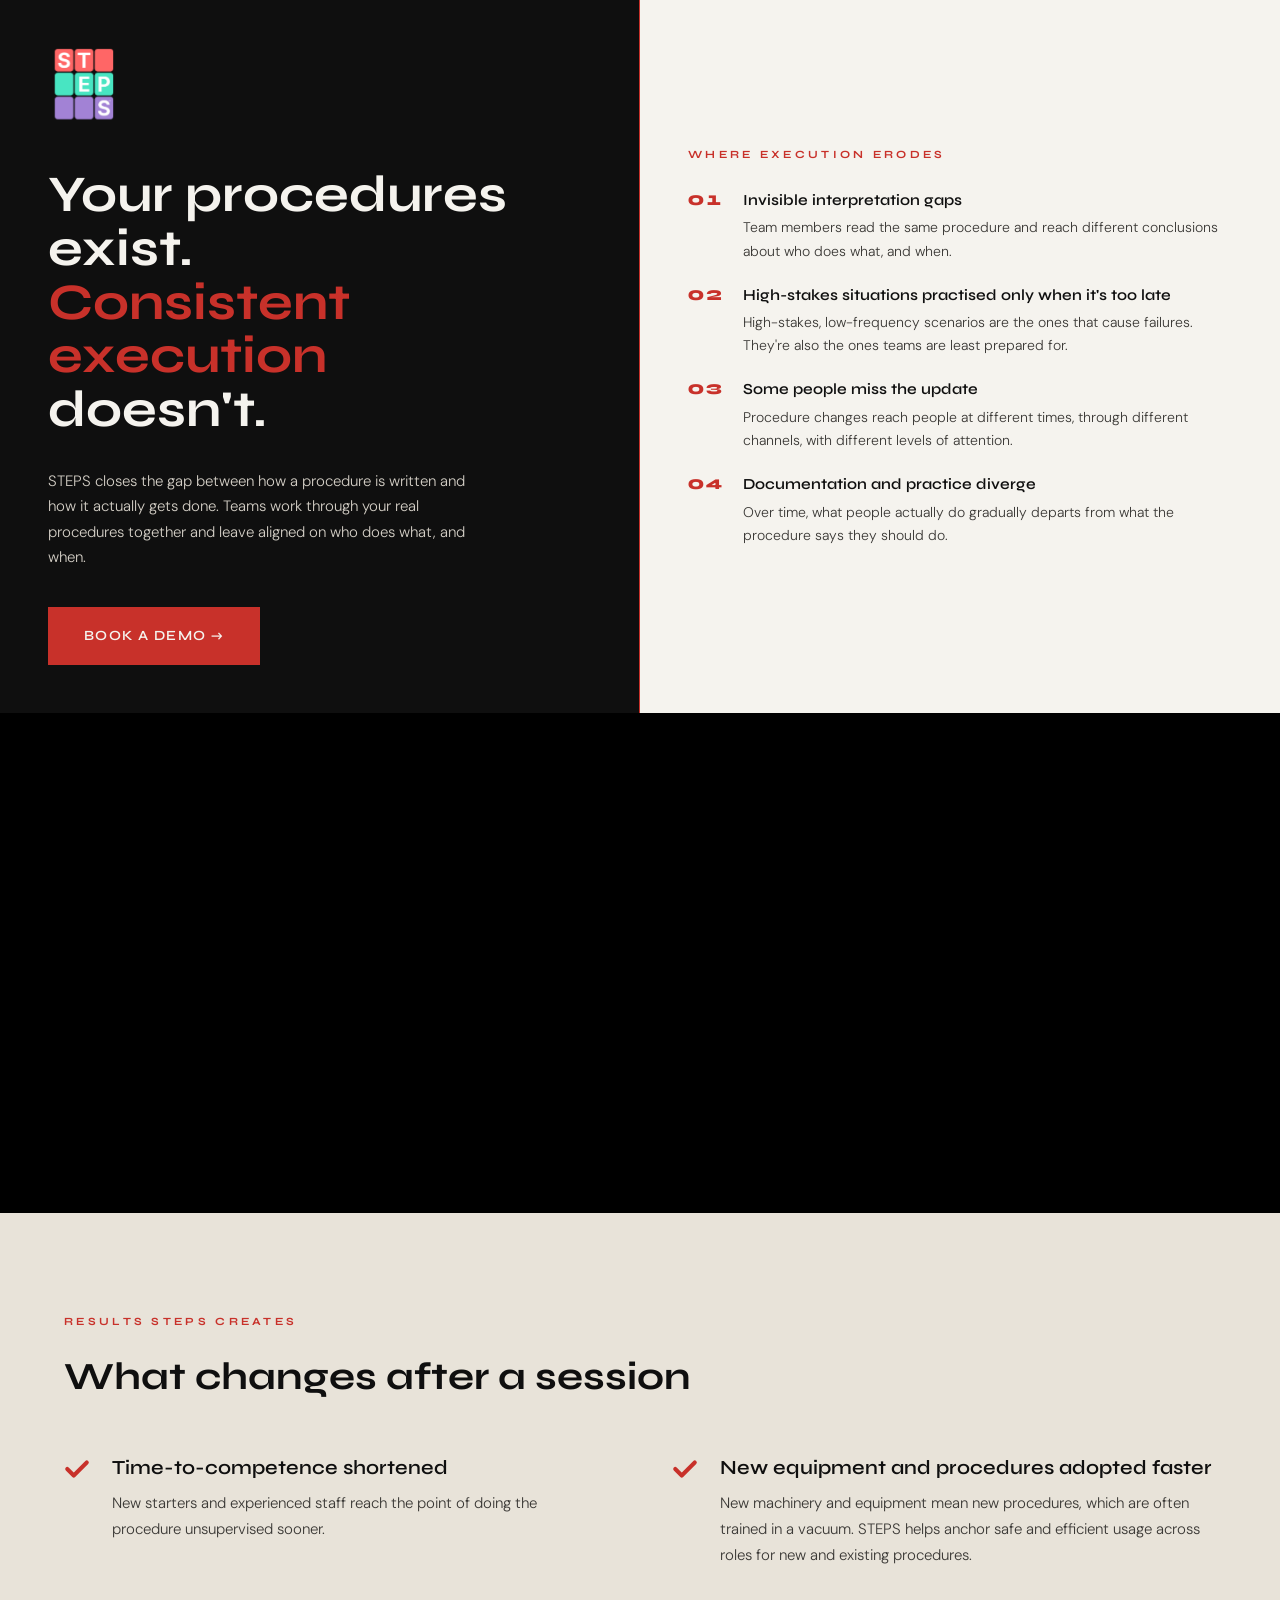
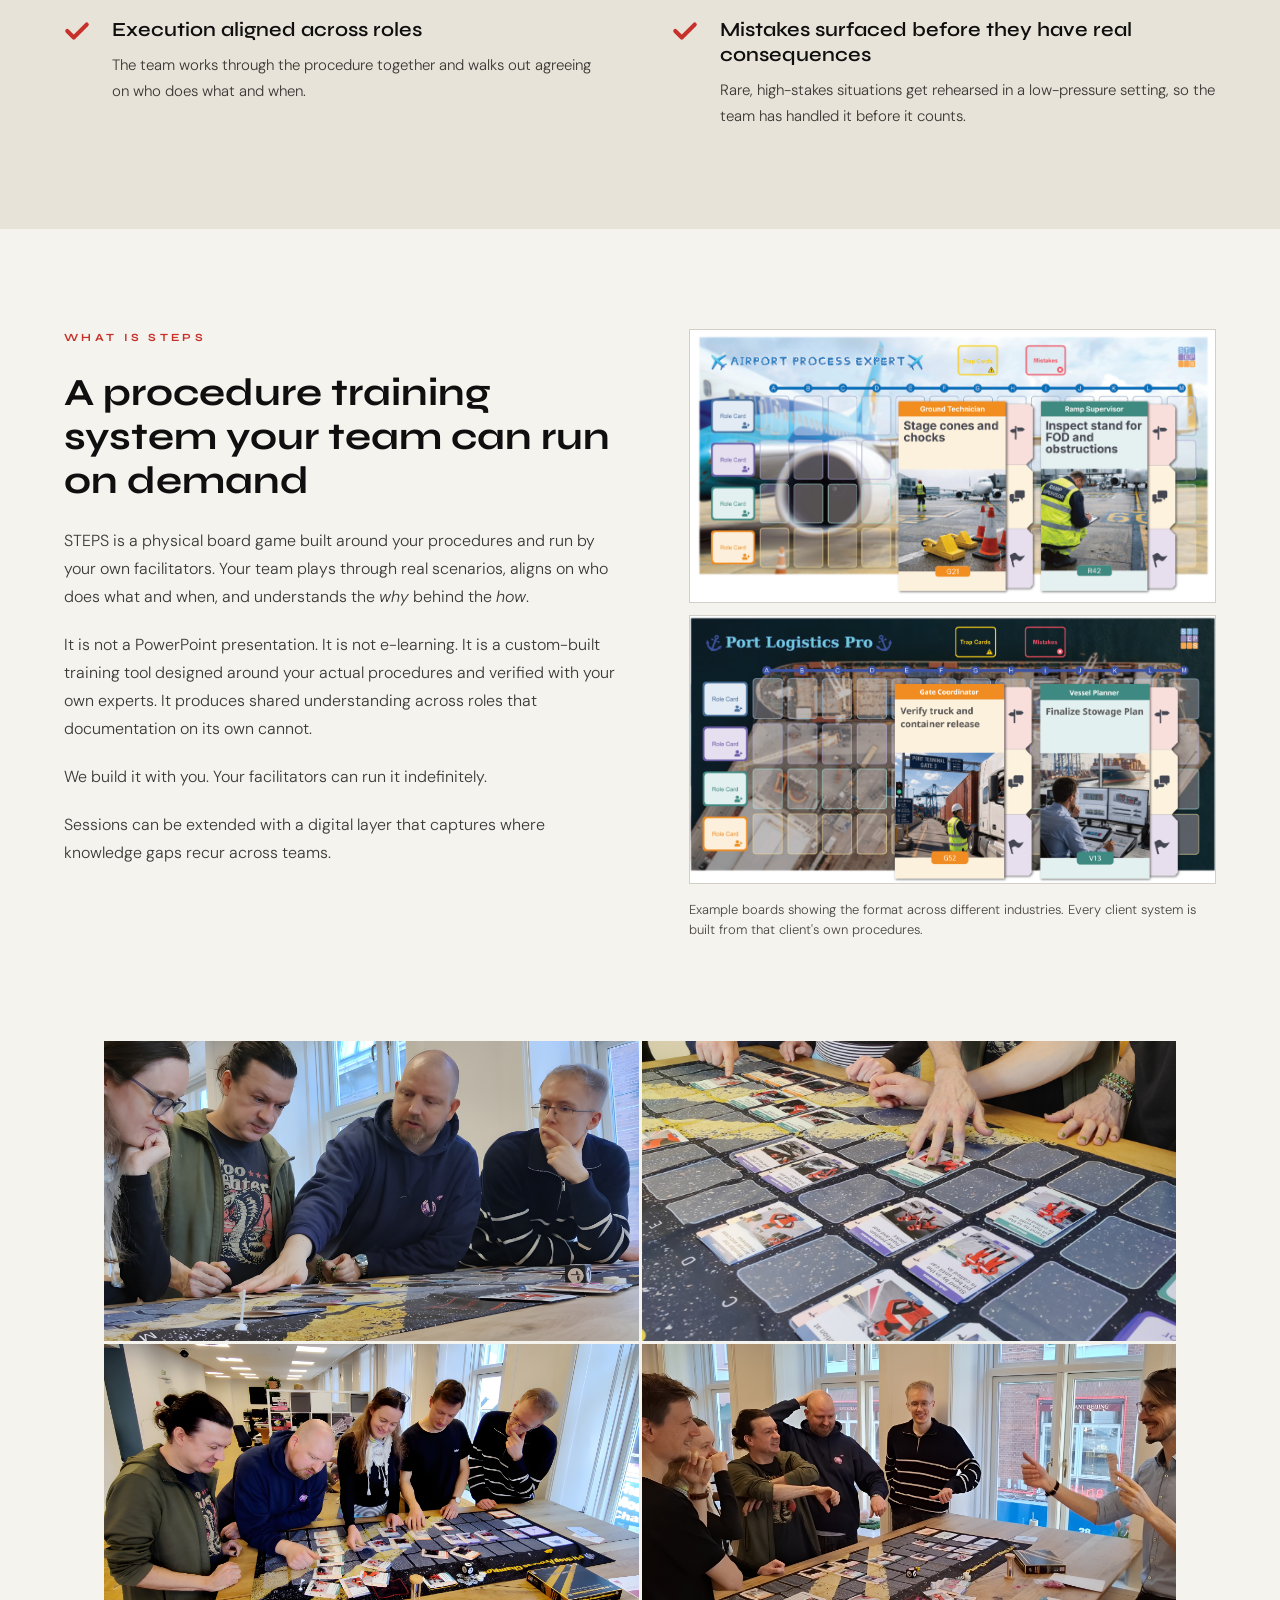
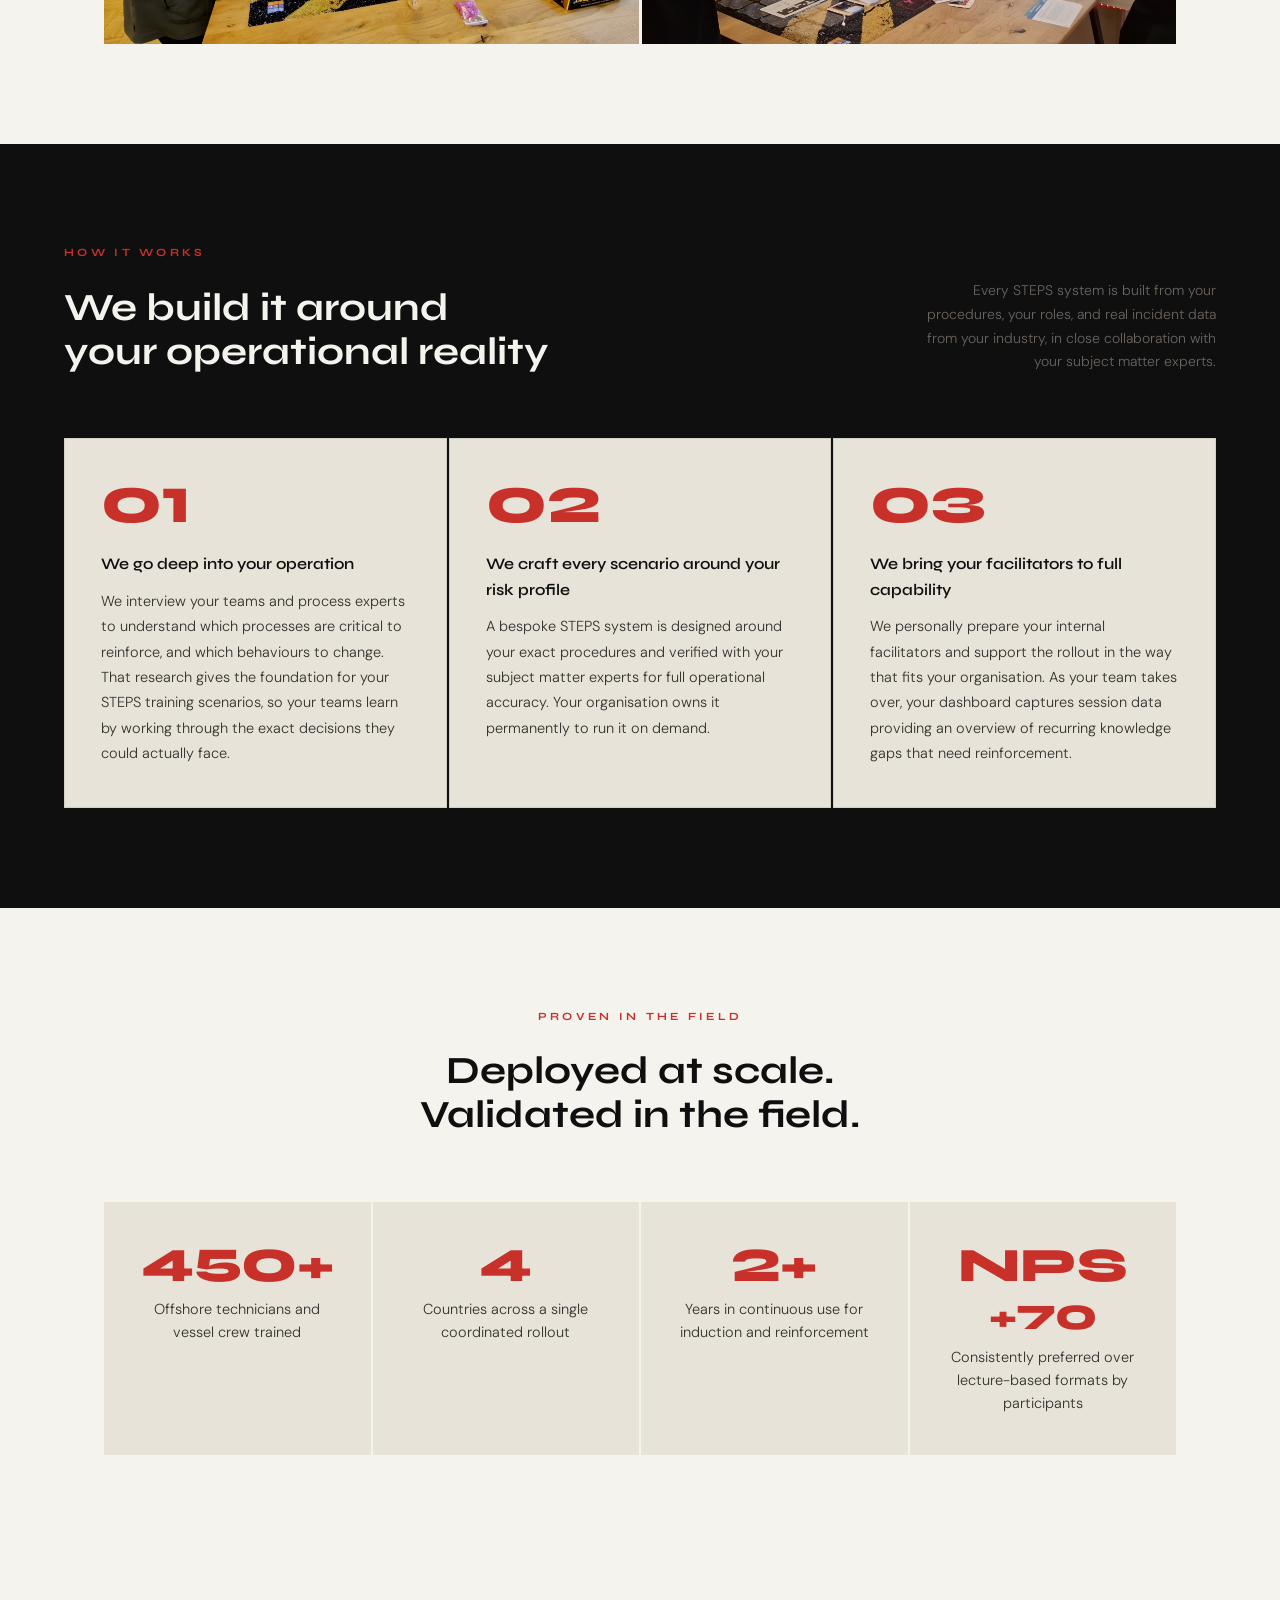
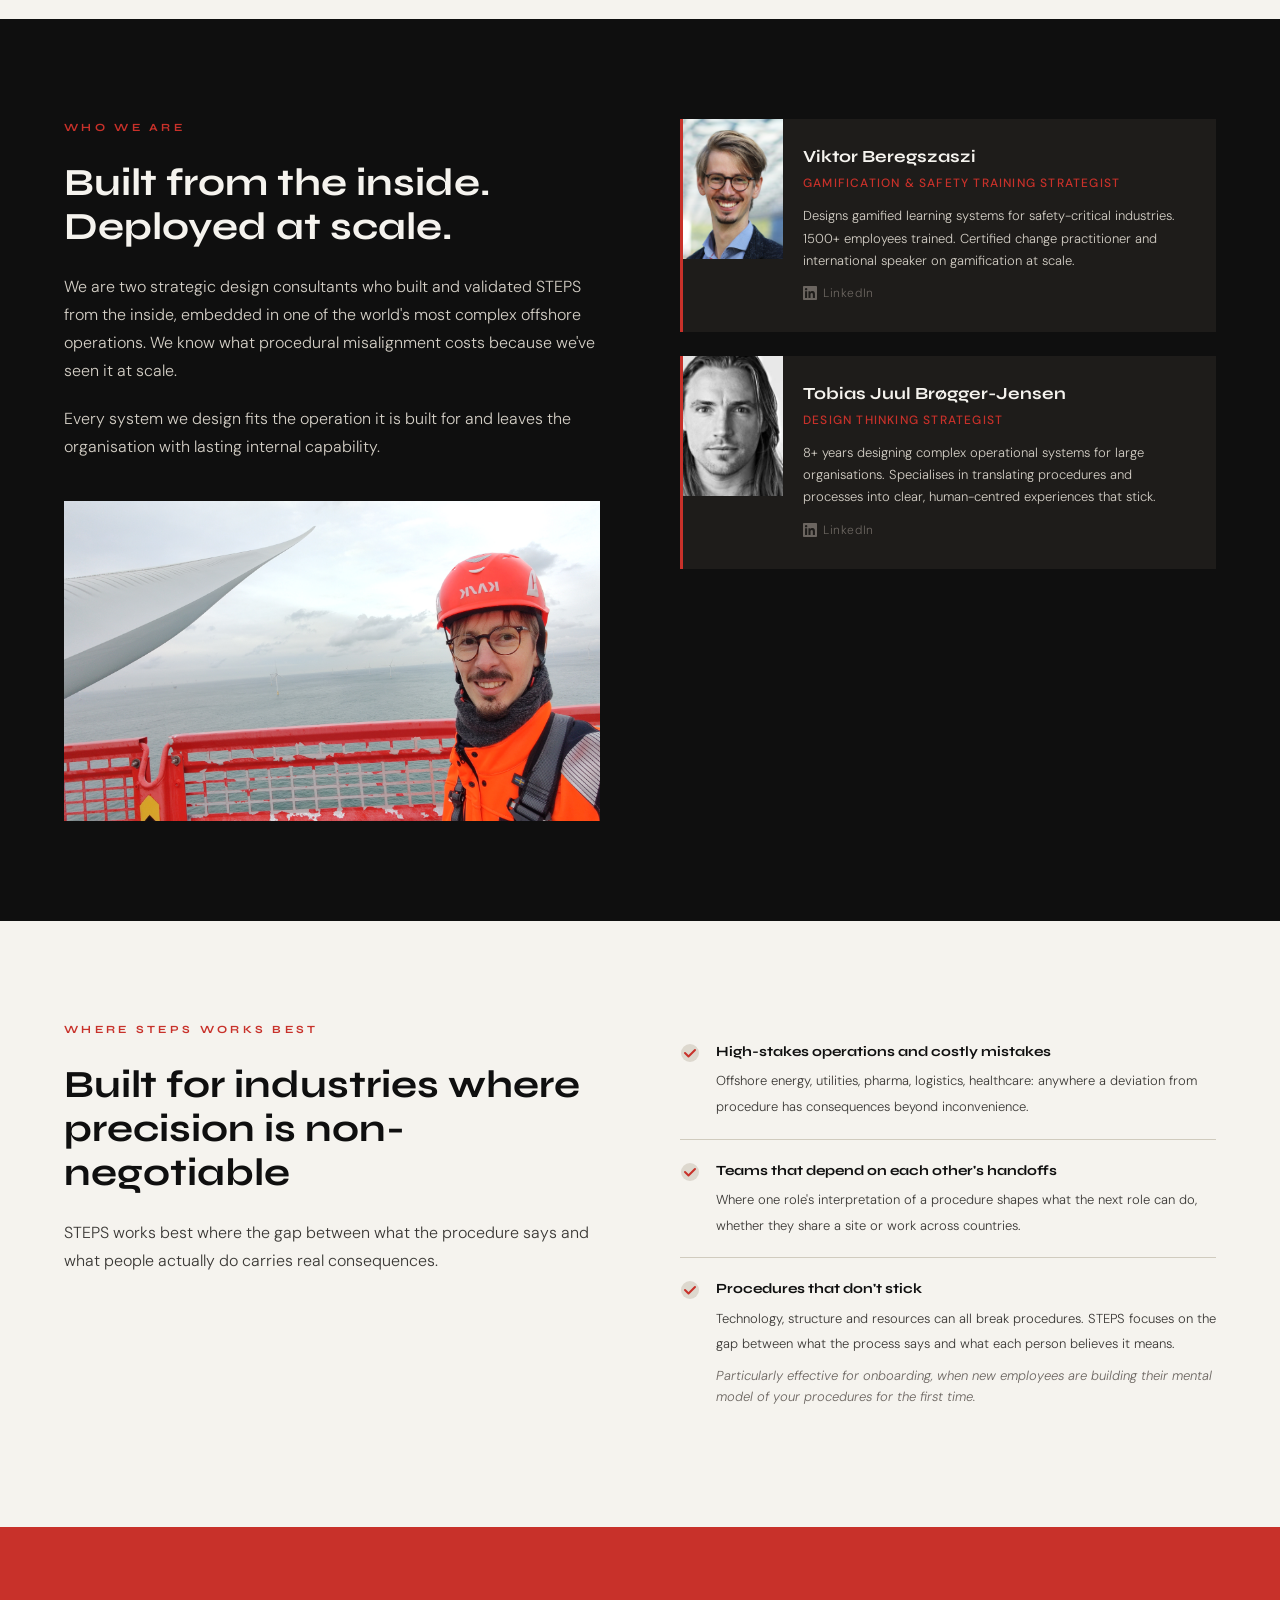
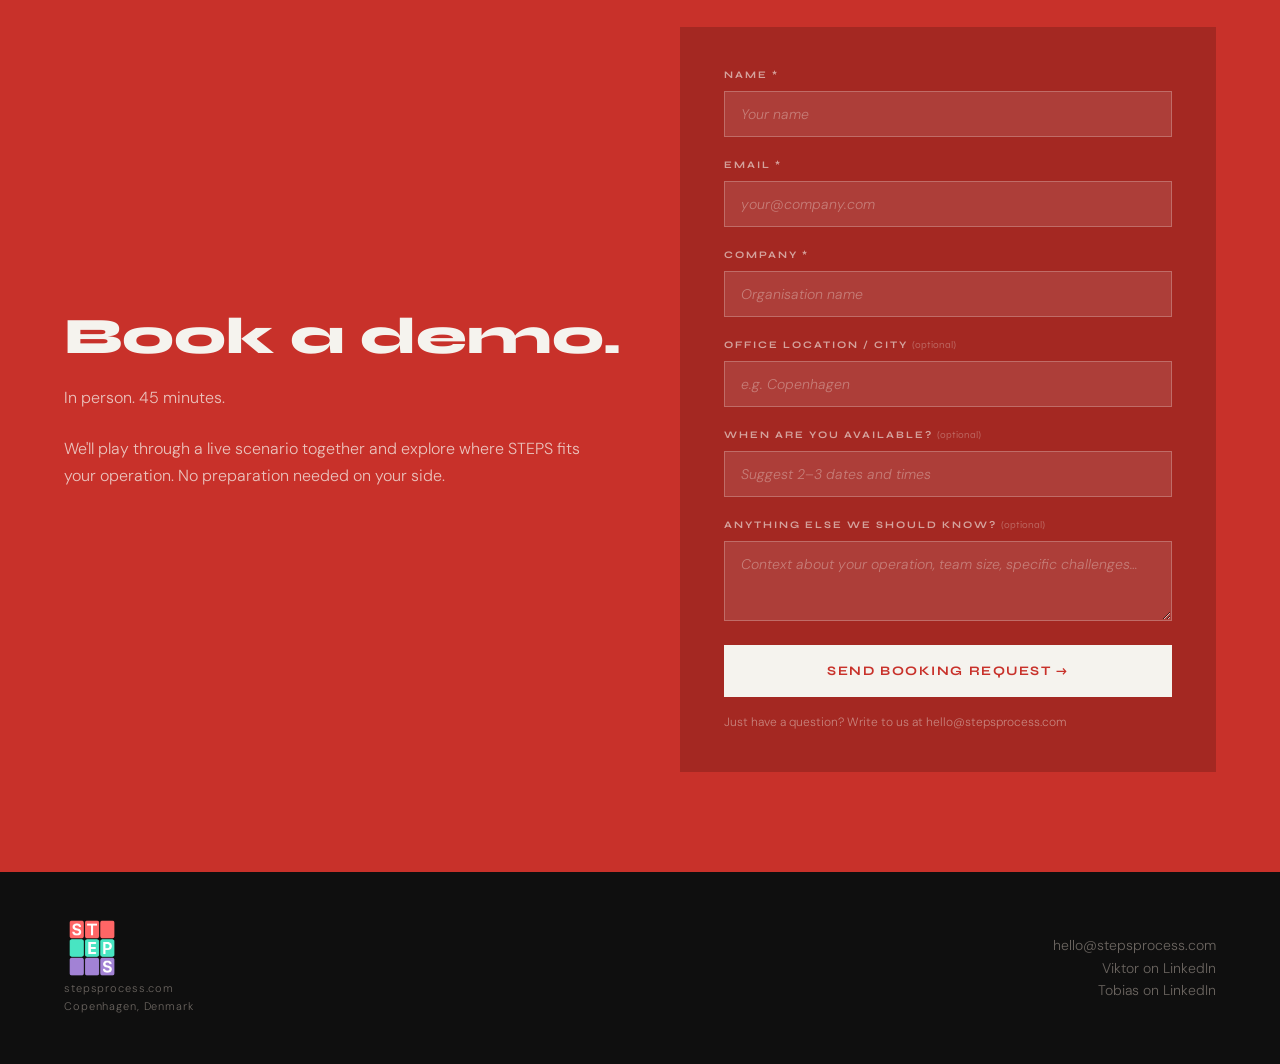
<file: index.html>
<!DOCTYPE html>
<html lang="en">
<head>
<meta charset="UTF-8">
<meta name="viewport" content="width=device-width, initial-scale=1.0">
<title>STEPS: turning procedures into consistent execution</title>
<link rel="icon" type="image/png" href="favicon.png">
<link rel="apple-touch-icon" href="favicon.png">

<!-- ══════ SOCIAL PREVIEW (LinkedIn, Slack, WhatsApp, iMessage) ══════ -->
<meta name="description" content="Your teams follow the same procedure. They just interpret it differently. STEPS closes the gap between how a procedure is written and how it actually gets done.">

<meta property="og:type" content="website">
<meta property="og:site_name" content="STEPS">
<meta property="og:url" content="https://stepsprocess.com/">
<meta property="og:title" content="Your teams follow the same procedure. They just interpret it differently.">
<meta property="og:description" content="STEPS closes the gap between how a procedure is written and how it actually gets done. 450+ trained across 4 countries, NPS +70.">
<meta property="og:image" content="https://stepsprocess.com/images/session-group.jpg">
<meta property="og:image:alt" content="A team playing through a STEPS scenario around the board">

<meta name="twitter:card" content="summary_large_image">
<meta name="twitter:title" content="Your teams follow the same procedure. They just interpret it differently.">
<meta name="twitter:description" content="STEPS closes the gap between how a procedure is written and how it actually gets done.">
<meta name="twitter:image" content="https://stepsprocess.com/images/session-group.jpg">
<link href="https://fonts.googleapis.com/css2?family=Syne:wght@400;600;700;800&family=DM+Sans:ital,wght@0,300;0,400;0,500;1,300&display=swap" rel="stylesheet">
<link rel="stylesheet" href="styles.css">
<!-- Google tag (gtag.js) -->
<script async src="https://www.googletagmanager.com/gtag/js?id=G-7C5D6FRRB6"></script>
<script>
  window.dataLayer = window.dataLayer || [];
  function gtag(){dataLayer.push(arguments);}
  gtag('js', new Date());
  gtag('config', 'G-7C5D6FRRB6');
</script>
</head>
<body>

<!-- ══════════════════════════════════════
     HERO
     Left: headline + CTA
     Right: problem breakdown
     ══════════════════════════════════════ -->
<section class="hero">
  <div class="hero-left">
    <div class="wordmark">
      <img src="images/logo.png" alt="STEPS" style="height:72px; width:72px; object-fit:contain; display:block;">
    </div>
    <div>
      <h1 class="hero-headline">
        Your procedures<br>exist.<br>
        <em>Consistent execution</em><br>doesn't.
      </h1>
      <p class="hero-sub">
        STEPS closes the gap between how a procedure is written and how it actually gets done. Teams work through your real procedures together and leave aligned on who does what, and when.
      </p>
    </div>
    <div class="hero-cta">
      <a href="#diagnostic" class="btn-primary">Book a demo →</a>
    </div>
  </div>

  <div class="hero-right">
    <p class="problem-label">Where execution erodes</p>

    <div class="problem-item">
      <span class="problem-num">01</span>
      <div class="problem-text">
        <strong>Invisible interpretation gaps</strong>
        <p>Team members read the same procedure and reach different conclusions about who does what, and when.</p>
      </div>
    </div>

    <div class="problem-item">
      <span class="problem-num">02</span>
      <div class="problem-text">
        <strong>High-stakes situations practised only when it's too late</strong>
        <p>High-stakes, low-frequency scenarios are the ones that cause failures. They're also the ones teams are least prepared for.</p>
      </div>
    </div>

    <div class="problem-item">
      <span class="problem-num">03</span>
      <div class="problem-text">
        <strong>Some people miss the update</strong>
        <p>Procedure changes reach people at different times, through different channels, with different levels of attention.</p>
      </div>
    </div>

    <div class="problem-item">
      <span class="problem-num">04</span>
      <div class="problem-text">
        <strong>Documentation and practice diverge</strong>
        <p>Over time, what people actually do gradually departs from what the procedure says they should do.</p>
      </div>
    </div>
  </div>
</section>

<!-- ══════════════════════════════════════
     VIDEO BANNER
     Full-width video showing a session in progress.
     Autoplays muted as a loop.
     → SHOOT: 15–30 sec clip, phone on tripod,
       end of table, group playing a real round.
       Landscape. No directing.
     ══════════════════════════════════════ -->
<div class="video-banner">
  <div style="position:relative; padding-bottom:min(56.25%, 500px); height:0; overflow:hidden; background:#000;">
    <iframe
      src="https://www.youtube-nocookie.com/embed/wgXMxV8SYZE?autoplay=1&mute=1&loop=1&playlist=wgXMxV8SYZE&controls=0&rel=0"
      style="position:absolute; top:0; left:0; width:100%; height:100%; border:0;"
      allow="autoplay; encrypted-media"
      allowfullscreen>
    </iframe>
  </div>
</div>

<!-- ══════════════════════════════════════
     RESULTS STEPS CREATES
     ══════════════════════════════════════ -->
<section class="outcomes bg-sand">
  <div class="outcomes-inner">
    <div class="outcomes-header">
      <p class="section-label" style="color: var(--red);">Results STEPS Creates</p>
      <h2 class="outcomes-title">What changes after a session</h2>
    </div>
    <div class="outcome-grid">
      <div class="outcome-item">
        <span class="outcome-tick"><svg viewBox="0 0 16 16" aria-hidden="true"><path d="M2 8l4 4 8-8" stroke="var(--red)" stroke-width="2.5" fill="none" stroke-linecap="round" stroke-linejoin="round"/></svg></span>
        <div>
          <h3 class="outcome-title">Time-to-competence shortened</h3>
          <p class="outcome-body">New starters and experienced staff reach the point of doing the procedure unsupervised sooner.</p>
        </div>
      </div>
      <div class="outcome-item">
        <span class="outcome-tick"><svg viewBox="0 0 16 16" aria-hidden="true"><path d="M2 8l4 4 8-8" stroke="var(--red)" stroke-width="2.5" fill="none" stroke-linecap="round" stroke-linejoin="round"/></svg></span>
        <div>
          <h3 class="outcome-title">New equipment and procedures adopted faster</h3>
          <p class="outcome-body">New machinery and equipment mean new procedures, which are often trained in a vacuum. STEPS helps anchor safe and efficient usage across roles for new and existing procedures.</p>
        </div>
      </div>
      <div class="outcome-item">
        <span class="outcome-tick"><svg viewBox="0 0 16 16" aria-hidden="true"><path d="M2 8l4 4 8-8" stroke="var(--red)" stroke-width="2.5" fill="none" stroke-linecap="round" stroke-linejoin="round"/></svg></span>
        <div>
          <h3 class="outcome-title">Execution aligned across roles</h3>
          <p class="outcome-body">The team works through the procedure together and walks out agreeing on who does what and when.</p>
        </div>
      </div>
      <div class="outcome-item">
        <span class="outcome-tick"><svg viewBox="0 0 16 16" aria-hidden="true"><path d="M2 8l4 4 8-8" stroke="var(--red)" stroke-width="2.5" fill="none" stroke-linecap="round" stroke-linejoin="round"/></svg></span>
        <div>
          <h3 class="outcome-title">Mistakes surfaced before they have real consequences</h3>
          <p class="outcome-body">Rare, high-stakes situations get rehearsed in a low-pressure setting, so the team has handled it before it counts.</p>
        </div>
      </div>
    </div>
  </div>
</section>

<!-- ══════════════════════════════════════
     WHAT IS STEPS
     Left: explanation text
     Right: feature list + hero photo
     ══════════════════════════════════════ -->
<section class="what bg-white">
  <div class="what-inner">
  <div>
    <p class="section-label">What is STEPS</p>
    <h2 class="section-title">A procedure training system your team can run on demand</h2>
    <p class="section-body">
      STEPS is a physical board game built around your procedures and run by your own facilitators. Your team plays through real scenarios, aligns on who does what and when, and understands the <em>why</em> behind the <em>how</em>.
    </p>
    <p class="section-body">
      It is not a PowerPoint presentation. It is not e-learning. It is a custom-built training tool designed around your actual procedures and verified with your own experts. It produces shared understanding across roles that documentation on its own cannot.
    </p>
    <p class="section-body">
      We build it with you. Your facilitators can run it indefinitely.
    </p>
    <p class="section-body">
      Sessions can be extended with a digital layer that captures where knowledge gaps recur across teams.
    </p>

  </div>

  <div>
    <div class="mat-grid">
      <a href="images/mat-aviation.png" target="_blank"><img src="images/mat-aviation.png" alt="Airport ground handling process board"></a>
      <a href="images/mat-port.png" target="_blank"><img src="images/mat-port.png" alt="Port logistics process board"></a>
    </div>
    <p class="mat-caption">Example boards showing the format across different industries. Every client system is built from that client's own procedures.</p>
  </div>

  </div>
</section>

<!-- ══════════════════════════════════════
     IN ACTION — 2x2 PHOTO GRID
     ══════════════════════════════════════ -->
<div style="padding: 0 64px 100px; max-width:1200px; margin:0 auto;">
  <div class="photo-grid-2x2" style="display:grid; grid-template-columns:1fr 1fr; gap:3px;">
    <a href="images/session-focus.jpg" target="_blank" style="display:block; overflow:hidden;"><img src="images/session-focus.jpg" style="width:100%; height:300px; object-fit:cover; object-position:center center; display:block; transition:transform 0.3s;" onmouseover="this.style.transform='scale(1.02)'" onmouseout="this.style.transform='scale(1)'" alt="Session in progress"></a>
    <a href="images/session-hands.jpg" target="_blank" style="display:block; overflow:hidden;"><img src="images/session-hands.jpg" style="width:100%; height:300px; object-fit:cover; object-position:center center; display:block; transition:transform 0.3s;" onmouseover="this.style.transform='scale(1.02)'" onmouseout="this.style.transform='scale(1)'" alt="Hands on the board"></a>
    <a href="images/session-group.jpg" target="_blank" style="display:block; overflow:hidden;"><img src="images/session-group.jpg" style="width:100%; height:300px; object-fit:cover; object-position:center top; display:block; transition:transform 0.3s;" onmouseover="this.style.transform='scale(1.02)'" onmouseout="this.style.transform='scale(1)'" alt="Team session in progress"></a>
    <a href="images/session-facilitator.jpg" target="_blank" style="display:block; overflow:hidden;"><img src="images/session-facilitator.jpg" style="width:100%; height:300px; object-fit:cover; object-position:center top; display:block; transition:transform 0.3s;" onmouseover="this.style.transform='scale(1.02)'" onmouseout="this.style.transform='scale(1)'" alt="Facilitator in action"></a>
  </div>
</div>



<!-- ══════════════════════════════════════
     HOW IT WORKS
     ══════════════════════════════════════ -->
<section class="how">
  <div class="how-inner">
    <div class="how-header">
      <div>
        <p class="section-label" style="color: var(--red);">How It Works</p>
        <h2 class="how-title">We build it around<br>your operational reality</h2>
      </div>
      <p class="how-desc">Every STEPS system is built from your procedures, your roles, and real incident data from your industry, in close collaboration with your subject matter experts.</p>
    </div>

    <div class="steps-grid">
      <div class="step-card">
        <span class="step-number">01</span>
        <h3 class="step-title">We go deep into your operation</h3>
        <p class="step-body">We interview your teams and process experts to understand which processes are critical to reinforce, and which behaviours to change. That research gives the foundation for your STEPS training scenarios, so your teams learn by working through the exact decisions they could actually face.</p>
      </div>
      <div class="step-card">
        <span class="step-number">02</span>
        <h3 class="step-title">We craft every scenario around your risk profile</h3>
        <p class="step-body">A bespoke STEPS system is designed around your exact procedures and verified with your subject matter experts for full operational accuracy. Your organisation owns it permanently to run it on demand.</p>
      </div>
      <div class="step-card">
        <span class="step-number">03</span>
        <h3 class="step-title">We bring your facilitators to full capability</h3>
        <p class="step-body">We personally prepare your internal facilitators and support the rollout in the way that fits your organisation. As your team takes over, your dashboard captures session data providing an overview of recurring knowledge gaps that need reinforcement.</p>
      </div>
    </div>
  </div>
</section>

<!-- ══════════════════════════════════════
     RESULTS
     ══════════════════════════════════════ -->
<section class="results">
  <div class="results-header">
    <p class="section-label" style="text-align:center;">Proven in the Field</p>
    <h2 class="section-title" style="text-align:center; max-width: 600px; margin: 0 auto;">Deployed at scale. Validated in the field.</h2>
  </div>

  <div class="stats-row">
    <div class="stat-box">
      <span class="stat-num">450+</span>
      <p class="stat-label">Offshore technicians and vessel crew trained</p>
    </div>
    <div class="stat-box">
      <span class="stat-num">4</span>
      <p class="stat-label">Countries across a single coordinated rollout</p>
    </div>
    <div class="stat-box">
      <span class="stat-num">2+</span>
      <p class="stat-label">Years in continuous use for induction and reinforcement</p>
    </div>
    <div class="stat-box">
      <span class="stat-num">NPS<br><span style="font-size:36px;">+70</span></span>
      <p class="stat-label">Consistently preferred over lecture-based formats by participants</p>
    </div>
  </div>

</section>

<!-- ══════════════════════════════════════
     TEAM
     Left: about us text
     Right: bio cards with headshots
     ══════════════════════════════════════ -->
<section class="team">
  <div class="team-inner">
    <div>
      <p class="section-label">Who We Are</p>
      <h2 class="section-title" style="color: var(--white);">Built from the inside. Deployed at scale.</h2>
      <p class="section-body" style="color: var(--light);">
        We are two strategic design consultants who built and validated STEPS from the inside, embedded in one of the world's most complex offshore operations. We know what procedural misalignment costs because we've seen it at scale.
      </p>
      <p class="section-body" style="color: var(--light);">
        Every system we design fits the operation it is built for and leaves the organisation with lasting internal capability.
      </p>

      <img src="images/viktor-turbine.jpg" style="width:100%; height:320px; object-fit:cover; object-position:center 60%; margin-top:40px; display:block;" alt="Viktor at offshore wind turbine">
    </div>

    <div class="team-bio">

      <!-- BIO CARD 1 -->
      <div class="bio-card">
        <!-- → SHOOT: Portrait of Viktor.
             Standing near the table, game visible blurred behind.
             Look slightly off-camera or down at board.
             Shoot against window for natural backlight.
             NOT smiling at camera. Square crop. -->
        <div class="bio-photo">
          <img src="images/viktor-portrait.jpg" style="width:100%; height:140px; object-fit:cover; object-position:center 20%; display:block;" alt="Viktor Beregszaszi">
        </div>
        <div class="bio-info">
          <p class="bio-name">Viktor Beregszaszi</p>
          <p class="bio-role">Gamification &amp; Safety Training Strategist</p>
          <p class="bio-text">Designs gamified learning systems for safety-critical industries. 1500+ employees trained. Certified change practitioner and international speaker on gamification at scale.</p>
          <a href="https://www.linkedin.com/in/viktorberegszaszi/" target="_blank" rel="noopener" style="display:inline-flex; align-items:center; gap:6px; margin-top:12px; font-size:12px; color:var(--mid); text-decoration:none; letter-spacing:0.05em; transition:color 0.2s;" onmouseover="this.style.color='var(--red)'" onmouseout="this.style.color='var(--mid)'">
            <svg width="14" height="14" viewBox="0 0 24 24" fill="currentColor"><path d="M20.447 20.452h-3.554v-5.569c0-1.328-.027-3.037-1.852-3.037-1.853 0-2.136 1.445-2.136 2.939v5.667H9.351V9h3.414v1.561h.046c.477-.9 1.637-1.85 3.37-1.85 3.601 0 4.267 2.37 4.267 5.455v6.286zM5.337 7.433a2.062 2.062 0 0 1-2.063-2.065 2.064 2.064 0 1 1 2.063 2.065zm1.782 13.019H3.555V9h3.564v11.452zM22.225 0H1.771C.792 0 0 .774 0 1.729v20.542C0 23.227.792 24 1.771 24h20.451C23.2 24 24 23.227 24 22.271V1.729C24 .774 23.2 0 22.222 0h.003z"/></svg>
            LinkedIn
          </a>
        </div>
      </div>

      <!-- BIO CARD 2 -->
      <div class="bio-card">
        <!-- → SHOOT: Portrait of Tobias.
             Same setup as Viktor — near table, game blurred behind,
             window backlight, slight off-camera gaze. Square crop. -->
        <div class="bio-photo">
          <img src="images/tobias-portrait.jpg" style="width:100%; height:140px; object-fit:cover; object-position:center top; display:block;" alt="Tobias Juul Brøgger-Jensen">
        </div>
        <div class="bio-info">
          <p class="bio-name">Tobias Juul Brøgger-Jensen</p>
          <p class="bio-role">Design Thinking Strategist</p>
          <p class="bio-text">8+ years designing complex operational systems for large organisations. Specialises in translating procedures and processes into clear, human-centred experiences that stick.</p>
          <a href="https://www.linkedin.com/in/tobias-juul-broegger-jensen/" target="_blank" rel="noopener" style="display:inline-flex; align-items:center; gap:6px; margin-top:12px; font-size:12px; color:var(--mid); text-decoration:none; letter-spacing:0.05em; transition:color 0.2s;" onmouseover="this.style.color='var(--red)'" onmouseout="this.style.color='var(--mid)'">
            <svg width="14" height="14" viewBox="0 0 24 24" fill="currentColor"><path d="M20.447 20.452h-3.554v-5.569c0-1.328-.027-3.037-1.852-3.037-1.853 0-2.136 1.445-2.136 2.939v5.667H9.351V9h3.414v1.561h.046c.477-.9 1.637-1.85 3.37-1.85 3.601 0 4.267 2.37 4.267 5.455v6.286zM5.337 7.433a2.062 2.062 0 0 1-2.063-2.065 2.064 2.064 0 1 1 2.063 2.065zm1.782 13.019H3.555V9h3.564v11.452zM22.225 0H1.771C.792 0 0 .774 0 1.729v20.542C0 23.227.792 24 1.771 24h20.451C23.2 24 24 23.227 24 22.271V1.729C24 .774 23.2 0 22.222 0h.003z"/></svg>
            LinkedIn
          </a>
        </div>
      </div>

    </div>
  </div>
</section>

<!-- ══════════════════════════════════════
     WHO THIS IS FOR
     ══════════════════════════════════════ -->
<section class="who-for-section" style="padding: 100px 64px; background: var(--white);">
  <div class="who-for-inner" style="max-width:1200px; margin:0 auto; display:grid; grid-template-columns:1fr 1fr; gap:80px; align-items:start;">
    <div>
      <p class="section-label">Where STEPS Works Best</p>
      <h2 class="section-title" style="color:var(--black);">Built for industries where precision is non-negotiable</h2>
      <p class="section-body" style="color:#3a3835;">STEPS works best where the gap between what the procedure says and what people actually do carries real consequences.</p>
    </div>
    <div style="display:flex; flex-direction:column; gap:0;">
      <div style="display:flex; gap:16px; padding:20px 0; border-bottom:1px solid #d0cbbe; align-items:flex-start;">
        <svg width="20" height="20" viewBox="0 0 20 20" style="flex-shrink:0; margin-top:2px;"><circle cx="10" cy="10" r="9" fill="#ddd8ce"/><path d="M5 10l3.5 3.5L15 7" stroke="var(--red)" stroke-width="2" fill="none" stroke-linecap="round" stroke-linejoin="round"/></svg>
        <div>
          <strong style="font-family:'Syne',sans-serif; font-size:14px; display:block; margin-bottom:4px; color:var(--black);">High-stakes operations and costly mistakes</strong>
          <span style="font-size:13px; color:#3a3835;">Offshore energy, utilities, pharma, logistics, healthcare: anywhere a deviation from procedure has consequences beyond inconvenience.</span>
        </div>
      </div>
      <div style="display:flex; gap:16px; padding:20px 0; border-bottom:1px solid #d0cbbe; align-items:flex-start;">
        <svg width="20" height="20" viewBox="0 0 20 20" style="flex-shrink:0; margin-top:2px;"><circle cx="10" cy="10" r="9" fill="#ddd8ce"/><path d="M5 10l3.5 3.5L15 7" stroke="var(--red)" stroke-width="2" fill="none" stroke-linecap="round" stroke-linejoin="round"/></svg>
        <div>
          <strong style="font-family:'Syne',sans-serif; font-size:14px; display:block; margin-bottom:4px; color:var(--black);">Teams that depend on each other's handoffs</strong>
          <span style="font-size:13px; color:#3a3835;">Where one role's interpretation of a procedure shapes what the next role can do, whether they share a site or work across countries.</span>
        </div>
      </div>
      <div style="display:flex; gap:16px; padding:20px 0; align-items:flex-start;">
        <svg width="20" height="20" viewBox="0 0 20 20" style="flex-shrink:0; margin-top:2px;"><circle cx="10" cy="10" r="9" fill="#ddd8ce"/><path d="M5 10l3.5 3.5L15 7" stroke="var(--red)" stroke-width="2" fill="none" stroke-linecap="round" stroke-linejoin="round"/></svg>
        <div>
          <strong style="font-family:'Syne',sans-serif; font-size:14px; display:block; margin-bottom:4px; color:var(--black);">Procedures that don't stick</strong>
          <span style="font-size:13px; color:#3a3835;">Technology, structure and resources can all break procedures. STEPS focuses on the gap between what the process says and what each person believes it means.</span>
          <span style="font-size:13px; color:var(--mid); display:block; margin-top:10px; font-style:italic;">Particularly effective for onboarding, when new employees are building their mental model of your procedures for the first time.</span>
        </div>
      </div>
    </div>
  </div>
</section>

<!-- ══════════════════════════════════════
     DIAGNOSTIC CTA
     ══════════════════════════════════════ -->
<section class="diagnostic" id="diagnostic">
  <div class="diagnostic-inner">
    <div>
      <h2 class="diagnostic-title">Book a demo.</h2>
      <p class="diagnostic-sub">In person. 45 minutes.</p>
      <p class="diagnostic-sub" style="margin-top: 24px;">We'll play through a live scenario together and explore where STEPS fits your operation. No preparation needed on your side.</p>
    </div>

    <form class="booking-form" action="https://formspree.io/f/xeerrlek" method="POST">

      <label class="form-label" for="f-name">Name *</label>
      <input type="text" id="f-name" name="name" required placeholder="Your name">

      <label class="form-label" for="f-email">Email *</label>
      <input type="email" id="f-email" name="email" required placeholder="your@company.com">

      <label class="form-label" for="f-company">Company *</label>
      <input type="text" id="f-company" name="company" required placeholder="Organisation name">

      <label class="form-label" for="f-location">Office location / city <span style="opacity:0.5; font-weight:400; text-transform:none; letter-spacing:0;">(optional)</span></label>
      <input type="text" id="f-location" name="location" placeholder="e.g. Copenhagen">

      <label class="form-label" for="f-availability">When are you available? <span style="opacity:0.5; font-weight:400; text-transform:none; letter-spacing:0;">(optional)</span></label>
      <input type="text" id="f-availability" name="availability" placeholder="Suggest 2–3 dates and times">

      <label class="form-label" for="f-message">Anything else we should know? <span style="opacity:0.5; font-weight:400; text-transform:none; letter-spacing:0;">(optional)</span></label>
      <textarea id="f-message" name="message" placeholder="Context about your operation, team size, specific challenges…"></textarea>

      <button type="submit" class="form-submit">Send booking request →</button>

      <p class="form-note">Just have a question? Write to us at hello@stepsprocess.com</p>

    </form>
  </div>
</section>

<!-- FOOTER -->
<footer>
  <div class="footer-brand">
    <img src="images/logo.png" alt="STEPS" style="height:56px; width:56px; object-fit:contain; display:block; margin-bottom:4px;">
    <span style="display:block; font-family:'DM Sans',sans-serif; font-weight:300; font-size:11px; letter-spacing:0.08em; color:var(--mid);">stepsprocess.com</span>
    <span style="display:block; font-family:'DM Sans',sans-serif; font-weight:300; font-size:11px; letter-spacing:0.08em; color:var(--mid);">Copenhagen, Denmark</span>
  </div>
  <div class="footer-contact">
    <a href="mailto:hello@stepsprocess.com">hello@stepsprocess.com</a>
    <a href="https://www.linkedin.com/in/viktorberegszaszi/" target="_blank" rel="noopener">Viktor on LinkedIn</a>
    <a href="https://www.linkedin.com/in/tobias-juul-broegger-jensen/" target="_blank" rel="noopener">Tobias on LinkedIn</a>
  </div>
</footer>

</body>
</html>
</file>
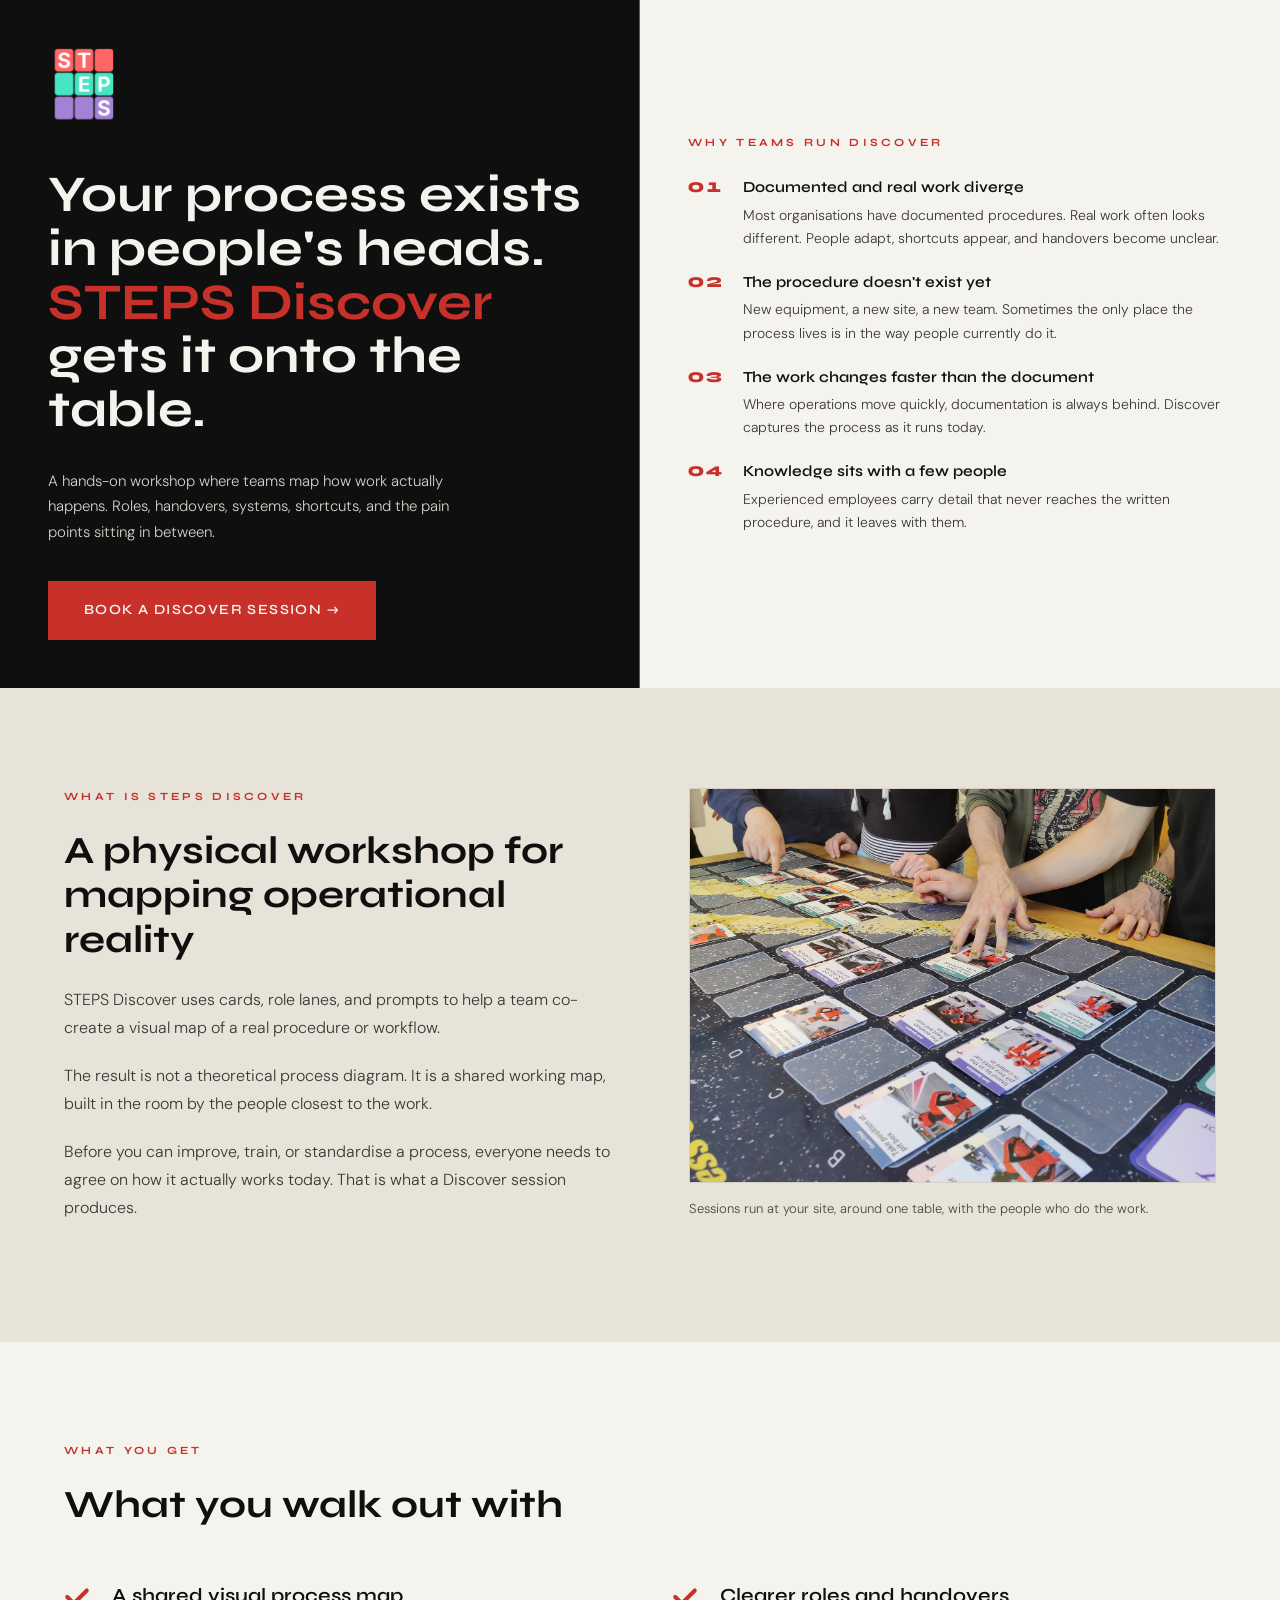
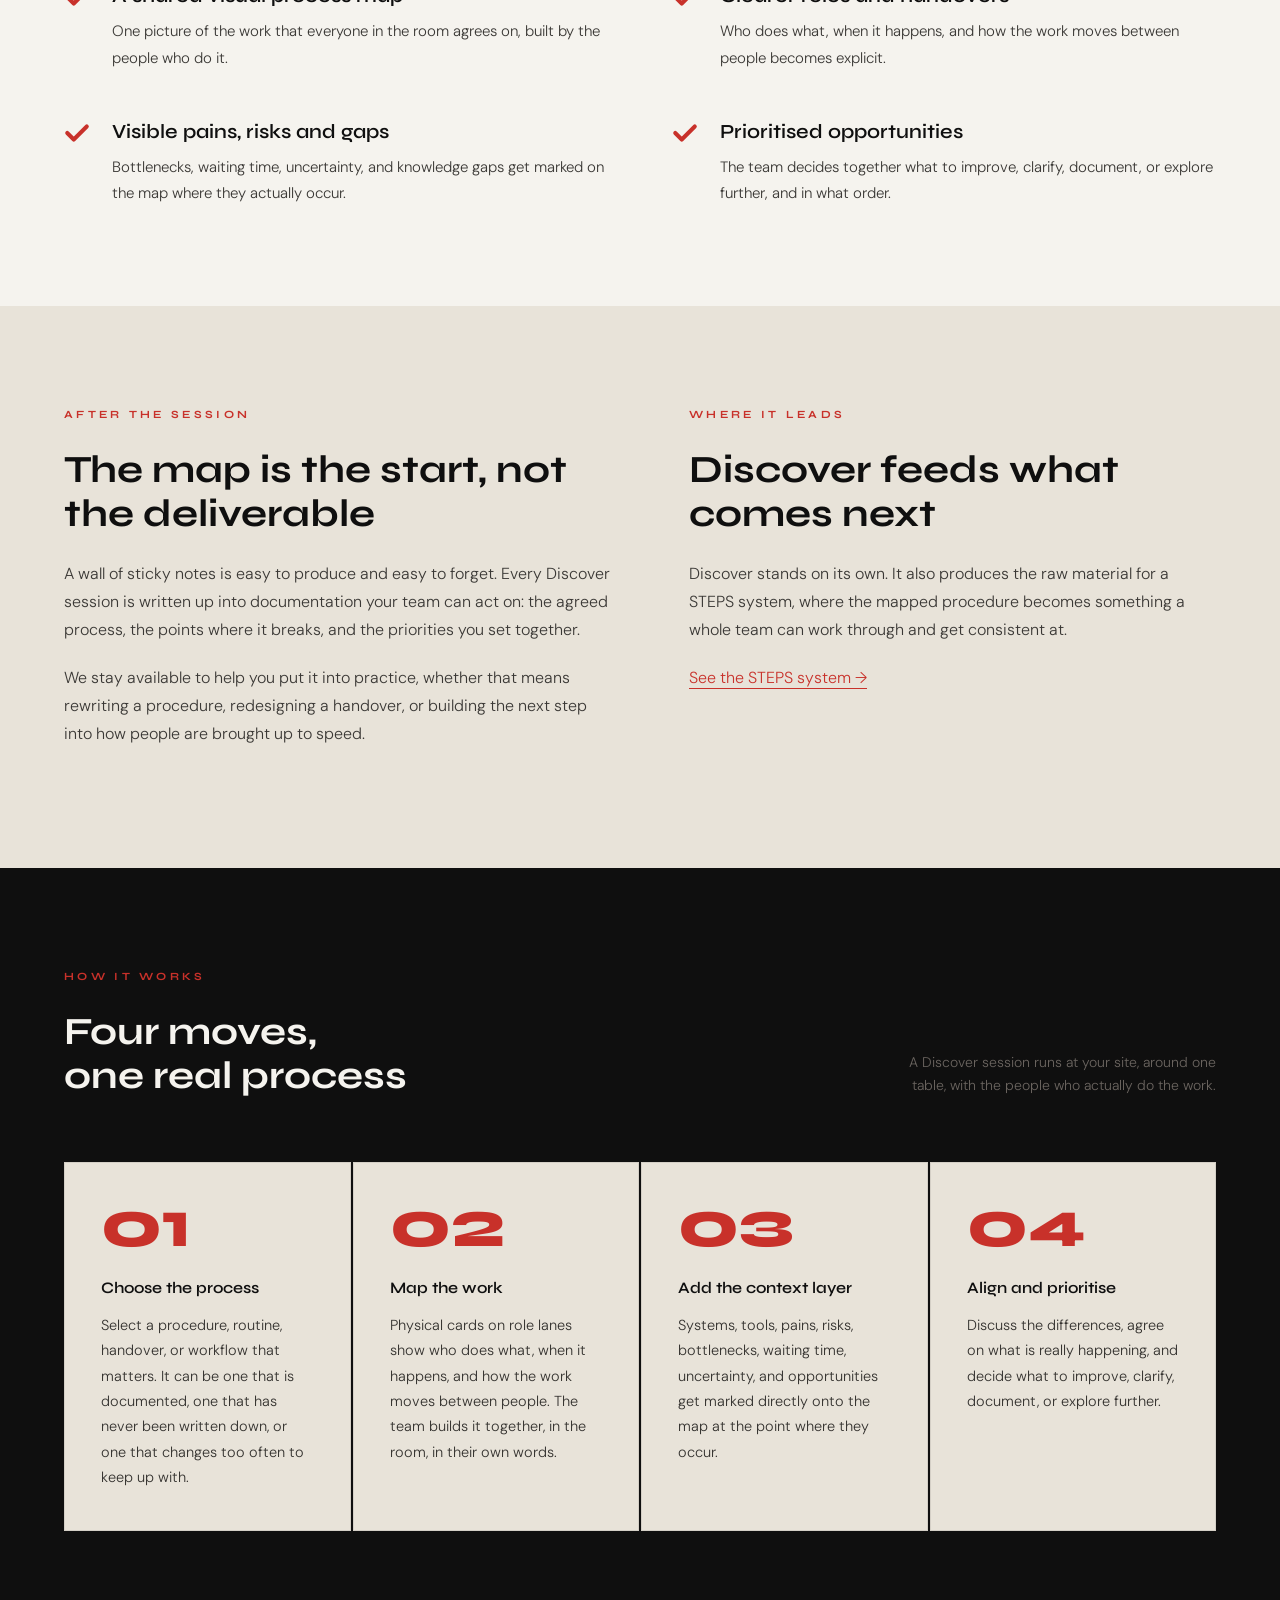
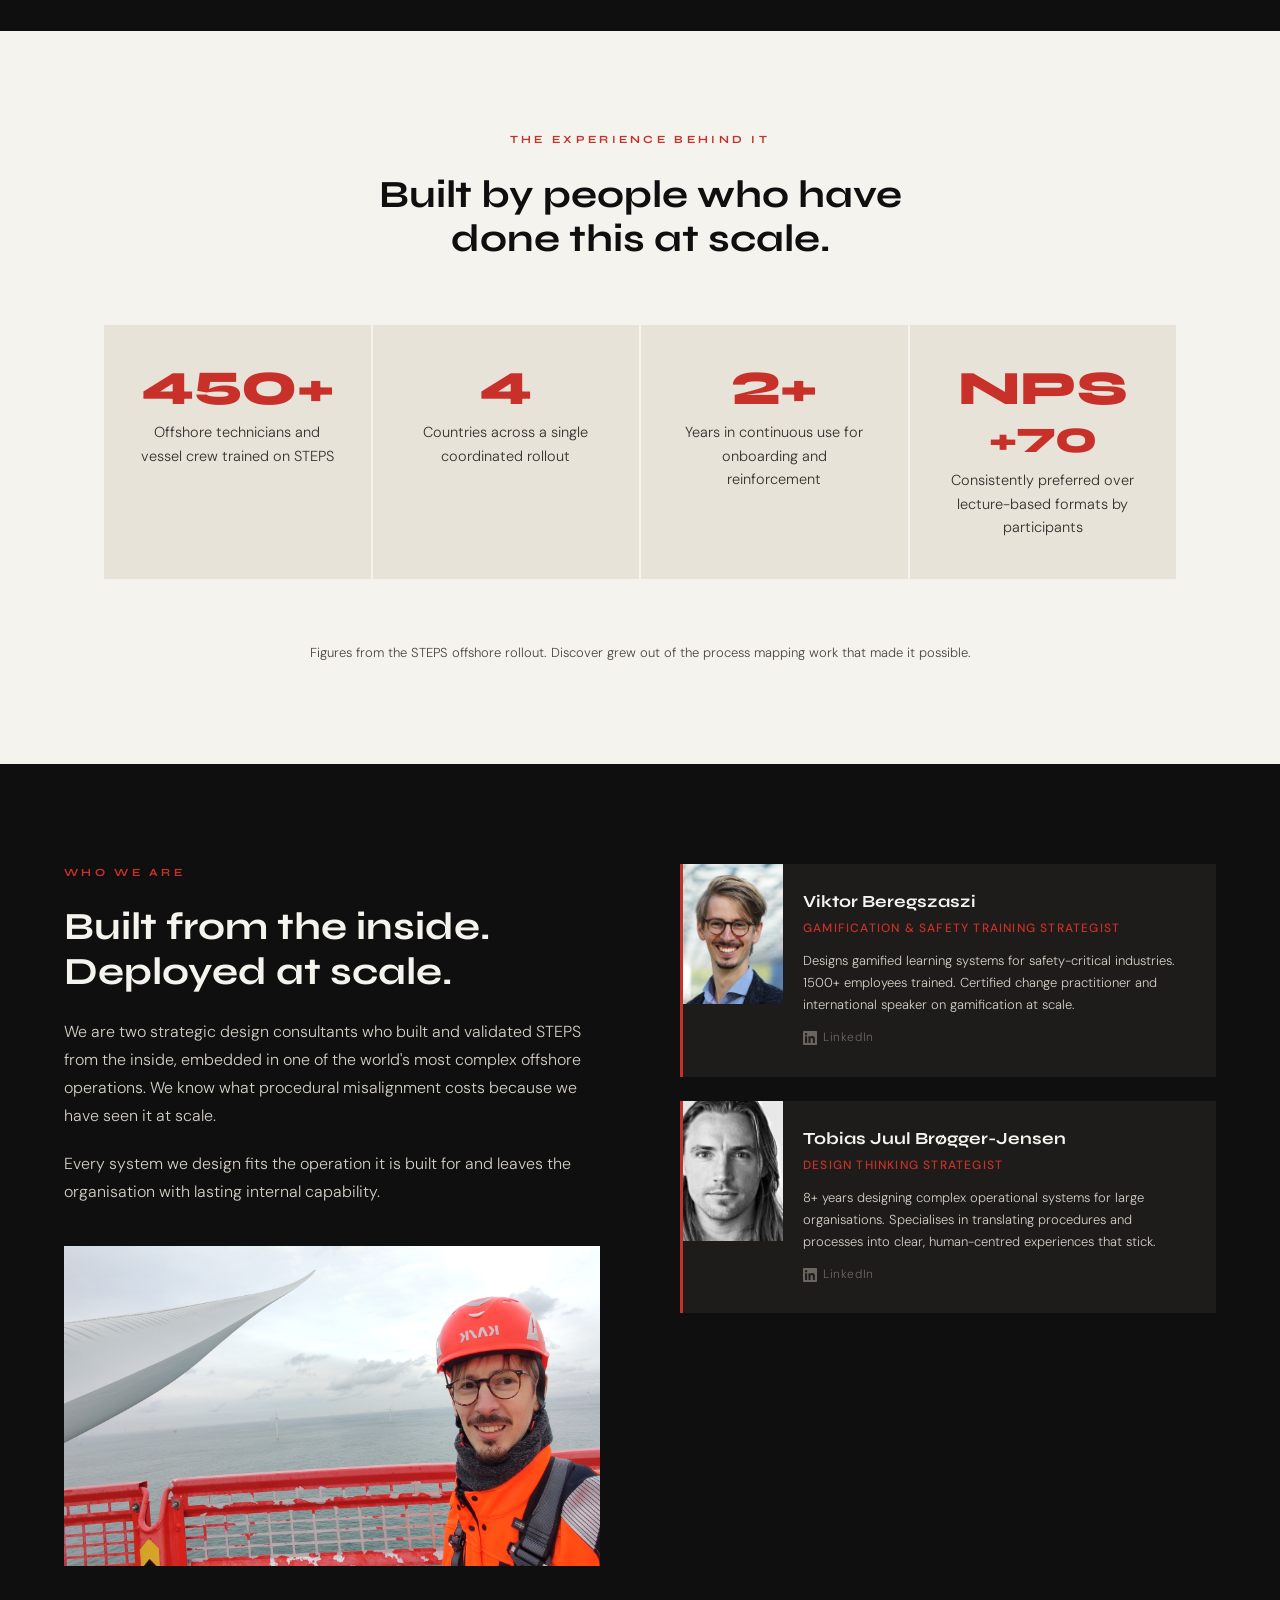
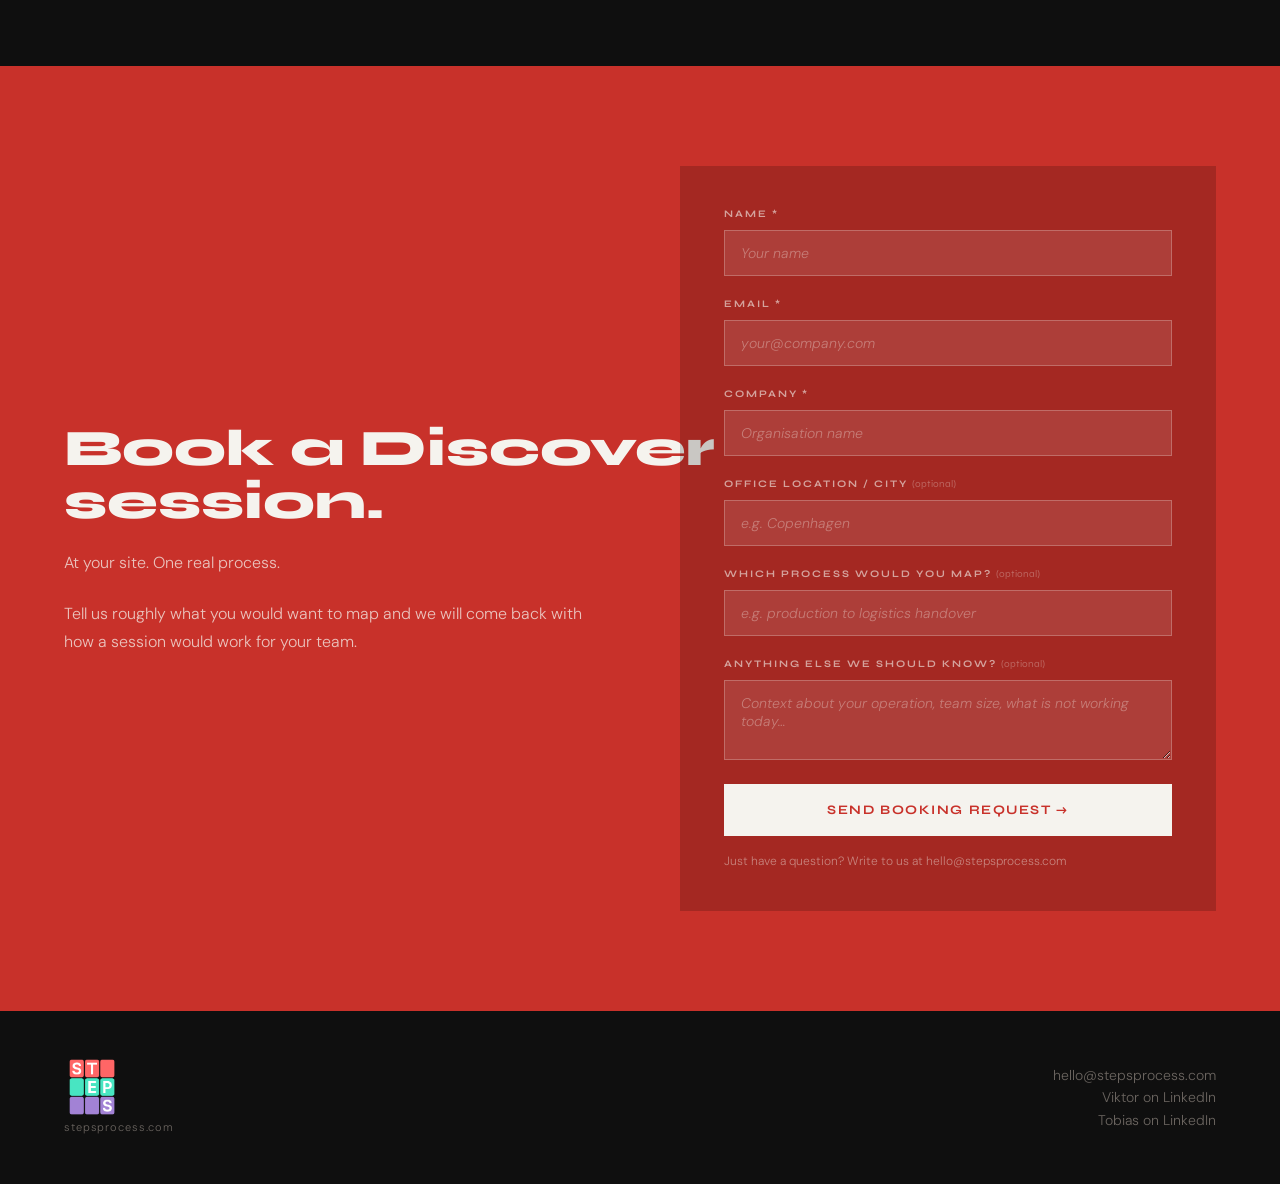
<file: discover/index.html>
<!DOCTYPE html>
<html lang="en">
<head>
<meta charset="UTF-8">
<meta name="viewport" content="width=device-width, initial-scale=1.0">
<title>STEPS Discover: map how work actually happens</title>
<meta name="description" content="STEPS Discover is a hands-on workshop where teams map how work actually happens, across roles, handovers, systems and shortcuts.">
<meta property="og:title" content="STEPS Discover — Map How Work Actually Happens">
<meta property="og:description" content="A hands-on workshop where teams map how work actually happens, across roles, handovers, systems and shortcuts.">
<meta property="og:type" content="website">
<link rel="icon" type="image/png" href="../favicon.png">
<link rel="apple-touch-icon" href="../favicon.png">
<link href="https://fonts.googleapis.com/css2?family=Syne:wght@400;600;700;800&family=DM+Sans:ital,wght@0,300;0,400;0,500;1,300&display=swap" rel="stylesheet">
<link rel="stylesheet" href="styles.css">
</head>
<body>

<!-- ══════════════════════════════════════
     HERO
     ══════════════════════════════════════ -->
<section class="hero">
  <div class="hero-left">
    <div class="wordmark">
      <a href="../"><img src="../images/logo.png" alt="STEPS" style="height:72px; width:72px; object-fit:contain; display:block;"></a>
    </div>
    <div>
      <h1 class="hero-headline">
        Your process exists<br>in people's heads.<br>
        <em>STEPS Discover</em><br>gets it onto the table.
      </h1>
      <p class="hero-sub">
        A hands-on workshop where teams map how work actually happens. Roles, handovers, systems, shortcuts, and the pain points sitting in between.
      </p>
    </div>
    <div class="hero-cta">
      <a href="#diagnostic" class="btn-primary">Book a Discover session →</a>
    </div>
  </div>

  <div class="hero-right">
    <p class="problem-label">Why teams run Discover</p>

    <div class="problem-item">
      <span class="problem-num">01</span>
      <div class="problem-text">
        <strong>Documented and real work diverge</strong>
        <p>Most organisations have documented procedures. Real work often looks different. People adapt, shortcuts appear, and handovers become unclear.</p>
      </div>
    </div>

    <div class="problem-item">
      <span class="problem-num">02</span>
      <div class="problem-text">
        <strong>The procedure doesn't exist yet</strong>
        <p>New equipment, a new site, a new team. Sometimes the only place the process lives is in the way people currently do it.</p>
      </div>
    </div>

    <div class="problem-item">
      <span class="problem-num">03</span>
      <div class="problem-text">
        <strong>The work changes faster than the document</strong>
        <p>Where operations move quickly, documentation is always behind. Discover captures the process as it runs today.</p>
      </div>
    </div>

    <div class="problem-item">
      <span class="problem-num">04</span>
      <div class="problem-text">
        <strong>Knowledge sits with a few people</strong>
        <p>Experienced employees carry detail that never reaches the written procedure, and it leaves with them.</p>
      </div>
    </div>
  </div>
</section>

<!-- ══════════════════════════════════════
     WHAT IT IS
     ══════════════════════════════════════ -->
<section class="what bg-sand">
  <div class="what-inner">
  <div>
    <p class="section-label">What is STEPS Discover</p>
    <h2 class="section-title">A physical workshop for mapping operational reality</h2>
    <p class="section-body">
      STEPS Discover uses cards, role lanes, and prompts to help a team co-create a visual map of a real procedure or workflow.
    </p>
    <p class="section-body">
      The result is not a theoretical process diagram. It is a shared working map, built in the room by the people closest to the work.
    </p>
    <p class="section-body">
      Before you can improve, train, or standardise a process, everyone needs to agree on how it actually works today. That is what a Discover session produces.
    </p>
  </div>

  <div>
    <div class="mat-grid">
      <a href="../images/session-hands.jpg" target="_blank"><img src="../images/session-hands.jpg" alt="Hands on the map"></a>
    </div>
    <p class="mat-caption">Sessions run at your site, around one table, with the people who do the work.</p>
  </div>
  </div>
</section>

<!-- ══════════════════════════════════════
     WHAT YOU GET
     ══════════════════════════════════════ -->
<section class="outcomes bg-white">
  <div class="outcomes-inner">
    <div class="outcomes-header">
      <p class="section-label" style="color: var(--red);">What You Get</p>
      <h2 class="outcomes-title">What you walk out with</h2>
    </div>
    <div class="outcome-grid">
      <div class="outcome-item">
        <span class="outcome-tick"><svg viewBox="0 0 16 16" aria-hidden="true"><path d="M2 8l4 4 8-8" stroke="var(--red)" stroke-width="2.5" fill="none" stroke-linecap="round" stroke-linejoin="round"/></svg></span>
        <div>
          <h3 class="outcome-title">A shared visual process map</h3>
          <p class="outcome-body">One picture of the work that everyone in the room agrees on, built by the people who do it.</p>
        </div>
      </div>
      <div class="outcome-item">
        <span class="outcome-tick"><svg viewBox="0 0 16 16" aria-hidden="true"><path d="M2 8l4 4 8-8" stroke="var(--red)" stroke-width="2.5" fill="none" stroke-linecap="round" stroke-linejoin="round"/></svg></span>
        <div>
          <h3 class="outcome-title">Clearer roles and handovers</h3>
          <p class="outcome-body">Who does what, when it happens, and how the work moves between people becomes explicit.</p>
        </div>
      </div>
      <div class="outcome-item">
        <span class="outcome-tick"><svg viewBox="0 0 16 16" aria-hidden="true"><path d="M2 8l4 4 8-8" stroke="var(--red)" stroke-width="2.5" fill="none" stroke-linecap="round" stroke-linejoin="round"/></svg></span>
        <div>
          <h3 class="outcome-title">Visible pains, risks and gaps</h3>
          <p class="outcome-body">Bottlenecks, waiting time, uncertainty, and knowledge gaps get marked on the map where they actually occur.</p>
        </div>
      </div>
      <div class="outcome-item">
        <span class="outcome-tick"><svg viewBox="0 0 16 16" aria-hidden="true"><path d="M2 8l4 4 8-8" stroke="var(--red)" stroke-width="2.5" fill="none" stroke-linecap="round" stroke-linejoin="round"/></svg></span>
        <div>
          <h3 class="outcome-title">Prioritised opportunities</h3>
          <p class="outcome-body">The team decides together what to improve, clarify, document, or explore further, and in what order.</p>
        </div>
      </div>
    </div>
  </div>
</section>

<!-- ══════════════════════════════════════
     AFTER THE SESSION
     ══════════════════════════════════════ -->
<section class="what bg-sand">
  <div class="what-inner">
  <div>
    <p class="section-label">After the Session</p>
    <h2 class="section-title">The map is the start, not the deliverable</h2>
    <p class="section-body">
      A wall of sticky notes is easy to produce and easy to forget. Every Discover session is written up into documentation your team can act on: the agreed process, the points where it breaks, and the priorities you set together.
    </p>
    <p class="section-body">
      We stay available to help you put it into practice, whether that means rewriting a procedure, redesigning a handover, or building the next step into how people are brought up to speed.
    </p>
  </div>
  <div>
    <p class="section-label">Where It Leads</p>
    <h2 class="section-title">Discover feeds what comes next</h2>
    <p class="section-body">
      Discover stands on its own. It also produces the raw material for a STEPS system, where the mapped procedure becomes something a whole team can work through and get consistent at.
    </p>
    <p class="section-body">
      <a href="../" style="color:var(--red); text-decoration:none; border-bottom:1px solid var(--red);">See the STEPS system →</a>
    </p>
  </div>
  </div>
</section>

<!-- ══════════════════════════════════════
     HOW THE WORKSHOP WORKS
     ══════════════════════════════════════ -->
<section class="how">
  <div class="how-inner">
    <div class="how-header">
      <div>
        <p class="section-label" style="color: var(--red);">How It Works</p>
        <h2 class="how-title">Four moves,<br>one real process</h2>
      </div>
      <p class="how-desc">A Discover session runs at your site, around one table, with the people who actually do the work.</p>
    </div>

    <div class="steps-grid" style="grid-template-columns: repeat(4, 1fr);">
      <div class="step-card">
        <span class="step-number">01</span>
        <h3 class="step-title">Choose the process</h3>
        <p class="step-body">Select a procedure, routine, handover, or workflow that matters. It can be one that is documented, one that has never been written down, or one that changes too often to keep up with.</p>
      </div>
      <div class="step-card">
        <span class="step-number">02</span>
        <h3 class="step-title">Map the work</h3>
        <p class="step-body">Physical cards on role lanes show who does what, when it happens, and how the work moves between people. The team builds it together, in the room, in their own words.</p>
      </div>
      <div class="step-card">
        <span class="step-number">03</span>
        <h3 class="step-title">Add the context layer</h3>
        <p class="step-body">Systems, tools, pains, risks, bottlenecks, waiting time, uncertainty, and opportunities get marked directly onto the map at the point where they occur.</p>
      </div>
      <div class="step-card">
        <span class="step-number">04</span>
        <h3 class="step-title">Align and prioritise</h3>
        <p class="step-body">Discuss the differences, agree on what is really happening, and decide what to improve, clarify, document, or explore further.</p>
      </div>
    </div>
  </div>
</section>

<!-- ══════════════════════════════════════
     EXPERIENCE BEHIND IT
     ══════════════════════════════════════ -->
<section class="results">
  <div class="results-header">
    <p class="section-label" style="text-align:center;">The Experience Behind It</p>
    <h2 class="section-title" style="text-align:center; max-width: 640px; margin: 0 auto;">Built by people who have done this at scale.</h2>
  </div>

  <div class="stats-row">
    <div class="stat-box">
      <span class="stat-num">450+</span>
      <p class="stat-label">Offshore technicians and vessel crew trained on STEPS</p>
    </div>
    <div class="stat-box">
      <span class="stat-num">4</span>
      <p class="stat-label">Countries across a single coordinated rollout</p>
    </div>
    <div class="stat-box">
      <span class="stat-num">2+</span>
      <p class="stat-label">Years in continuous use for onboarding and reinforcement</p>
    </div>
    <div class="stat-box">
      <span class="stat-num">NPS<br><span style="font-size:36px;">+70</span></span>
      <p class="stat-label">Consistently preferred over lecture-based formats by participants</p>
    </div>
  </div>
  <p class="mat-caption" style="text-align:center; margin:0 auto;">Figures from the STEPS offshore rollout. Discover grew out of the process mapping work that made it possible.</p>
</section>

<section class="team">
  <div class="team-inner">
    <div>
      <p class="section-label">Who We Are</p>
      <h2 class="section-title" style="color: var(--white);">Built from the inside. Deployed at scale.</h2>
      <p class="section-body" style="color: var(--light);">
        We are two strategic design consultants who built and validated STEPS from the inside, embedded in one of the world's most complex offshore operations. We know what procedural misalignment costs because we have seen it at scale.
      </p>
      <p class="section-body" style="color: var(--light);">
        Every system we design fits the operation it is built for and leaves the organisation with lasting internal capability.
      </p>

      <img src="../images/viktor-turbine.jpg" style="width:100%; height:320px; object-fit:cover; object-position:center 60%; margin-top:40px; display:block;" alt="Viktor at offshore wind turbine">
    </div>

    <div class="team-bio">

      <!-- BIO CARD 1 -->
      <div class="bio-card">
        <!-- → SHOOT: Portrait of Viktor.
             Standing near the table, game visible blurred behind.
             Look slightly off-camera or down at board.
             Shoot against window for natural backlight.
             NOT smiling at camera. Square crop. -->
        <div class="bio-photo">
          <img src="../images/viktor-portrait.jpg" style="width:100%; height:140px; object-fit:cover; object-position:center 20%; display:block;" alt="Viktor Beregszaszi">
        </div>
        <div class="bio-info">
          <p class="bio-name">Viktor Beregszaszi</p>
          <p class="bio-role">Gamification &amp; Safety Training Strategist</p>
          <p class="bio-text">Designs gamified learning systems for safety-critical industries. 1500+ employees trained. Certified change practitioner and international speaker on gamification at scale.</p>
          <a href="https://www.linkedin.com/in/viktorberegszaszi/" target="_blank" rel="noopener" style="display:inline-flex; align-items:center; gap:6px; margin-top:12px; font-size:12px; color:var(--mid); text-decoration:none; letter-spacing:0.05em; transition:color 0.2s;" onmouseover="this.style.color='var(--red)'" onmouseout="this.style.color='var(--mid)'">
            <svg width="14" height="14" viewBox="0 0 24 24" fill="currentColor"><path d="M20.447 20.452h-3.554v-5.569c0-1.328-.027-3.037-1.852-3.037-1.853 0-2.136 1.445-2.136 2.939v5.667H9.351V9h3.414v1.561h.046c.477-.9 1.637-1.85 3.37-1.85 3.601 0 4.267 2.37 4.267 5.455v6.286zM5.337 7.433a2.062 2.062 0 0 1-2.063-2.065 2.064 2.064 0 1 1 2.063 2.065zm1.782 13.019H3.555V9h3.564v11.452zM22.225 0H1.771C.792 0 0 .774 0 1.729v20.542C0 23.227.792 24 1.771 24h20.451C23.2 24 24 23.227 24 22.271V1.729C24 .774 23.2 0 22.222 0h.003z"/></svg>
            LinkedIn
          </a>
        </div>
      </div>

      <!-- BIO CARD 2 -->
      <div class="bio-card">
        <!-- → SHOOT: Portrait of Tobias.
             Same setup as Viktor — near table, game blurred behind,
             window backlight, slight off-camera gaze. Square crop. -->
        <div class="bio-photo">
          <img src="../images/tobias-portrait.jpg" style="width:100%; height:140px; object-fit:cover; object-position:center top; display:block;" alt="Tobias Juul Brøgger-Jensen">
        </div>
        <div class="bio-info">
          <p class="bio-name">Tobias Juul Brøgger-Jensen</p>
          <p class="bio-role">Design Thinking Strategist</p>
          <p class="bio-text">8+ years designing complex operational systems for large organisations. Specialises in translating procedures and processes into clear, human-centred experiences that stick.</p>
          <a href="https://www.linkedin.com/in/tobias-juul-broegger-jensen/" target="_blank" rel="noopener" style="display:inline-flex; align-items:center; gap:6px; margin-top:12px; font-size:12px; color:var(--mid); text-decoration:none; letter-spacing:0.05em; transition:color 0.2s;" onmouseover="this.style.color='var(--red)'" onmouseout="this.style.color='var(--mid)'">
            <svg width="14" height="14" viewBox="0 0 24 24" fill="currentColor"><path d="M20.447 20.452h-3.554v-5.569c0-1.328-.027-3.037-1.852-3.037-1.853 0-2.136 1.445-2.136 2.939v5.667H9.351V9h3.414v1.561h.046c.477-.9 1.637-1.85 3.37-1.85 3.601 0 4.267 2.37 4.267 5.455v6.286zM5.337 7.433a2.062 2.062 0 0 1-2.063-2.065 2.064 2.064 0 1 1 2.063 2.065zm1.782 13.019H3.555V9h3.564v11.452zM22.225 0H1.771C.792 0 0 .774 0 1.729v20.542C0 23.227.792 24 1.771 24h20.451C23.2 24 24 23.227 24 22.271V1.729C24 .774 23.2 0 22.222 0h.003z"/></svg>
            LinkedIn
          </a>
        </div>
      </div>

    </div>
  </div>
</section>

<!-- ══════════════════════════════════════
     WHO THIS IS FOR
     ══════════════════════════════════════ -->

<!-- ══════════════════════════════════════
     BOOK
     ══════════════════════════════════════ -->
<section class="diagnostic" id="diagnostic">
  <div class="diagnostic-inner">
    <div>
      <h2 class="diagnostic-title">Book a Discover<br>session.</h2>
      <p class="diagnostic-sub">At your site. One real process.</p>
      <p class="diagnostic-sub" style="margin-top: 24px;">Tell us roughly what you would want to map and we will come back with how a session would work for your team.</p>
    </div>

    <form class="booking-form" action="https://formspree.io/f/xeerrlek" method="POST">

      <input type="hidden" name="_subject" value="STEPS Discover enquiry">
      <input type="hidden" name="source_page" value="STEPS Discover">

      <label class="form-label" for="f-name">Name *</label>
      <input type="text" id="f-name" name="name" required placeholder="Your name">

      <label class="form-label" for="f-email">Email *</label>
      <input type="email" id="f-email" name="email" required placeholder="your@company.com">

      <label class="form-label" for="f-company">Company *</label>
      <input type="text" id="f-company" name="company" required placeholder="Organisation name">

      <label class="form-label" for="f-location">Office location / city <span style="opacity:0.5; font-weight:400; text-transform:none; letter-spacing:0;">(optional)</span></label>
      <input type="text" id="f-location" name="location" placeholder="e.g. Copenhagen">

      <label class="form-label" for="f-process">Which process would you map? <span style="opacity:0.5; font-weight:400; text-transform:none; letter-spacing:0;">(optional)</span></label>
      <input type="text" id="f-process" name="process" placeholder="e.g. production to logistics handover">

      <label class="form-label" for="f-message">Anything else we should know? <span style="opacity:0.5; font-weight:400; text-transform:none; letter-spacing:0;">(optional)</span></label>
      <textarea id="f-message" name="message" placeholder="Context about your operation, team size, what is not working today…"></textarea>

      <button type="submit" class="form-submit">Send booking request →</button>

      <p class="form-note">Just have a question? Write to us at hello@stepsprocess.com</p>

    </form>
  </div>
</section>

<!-- FOOTER -->
<footer>
  <div class="footer-brand">
    <img src="../images/logo.png" alt="STEPS" style="height:56px; width:56px; object-fit:contain; display:block; margin-bottom:4px;">
    <span style="display:block; font-family:'DM Sans',sans-serif; font-weight:300; font-size:11px; letter-spacing:0.08em; color:var(--mid);">stepsprocess.com</span>
  </div>
  <div class="footer-contact">
    <a href="mailto:hello@stepsprocess.com">hello@stepsprocess.com</a>
    <a href="https://www.linkedin.com/in/viktorberegszaszi/" target="_blank" rel="noopener">Viktor on LinkedIn</a>
    <a href="https://www.linkedin.com/in/tobias-juul-broegger-jensen/" target="_blank" rel="noopener">Tobias on LinkedIn</a>
  </div>
</footer>

</body>
</html>
</file>
<file: styles.css>
*, *::before, *::after { box-sizing: border-box; margin: 0; padding: 0; }

  :root {
    --black: #0f0f0f;
    --white: #f5f3ee;
    --red: #c8312a;
    --red-dark: #9e231d;
    --sand: #e8e3d9;
    --mid: #6b6560;
    --light: #d4cfc6;
    --placeholder: #1e1c1a;
    --placeholder-border: #3a3835;
    --placeholder-label: #c8312a;
  }

  html { scroll-behavior: smooth; }

  body {
    background: var(--white);
    color: var(--black);
    font-family: 'DM Sans', sans-serif;
    font-weight: 300;
    line-height: 1.6;
    overflow-x: hidden;
  }

  /* ── IMAGE PLACEHOLDERS ── */
  .img-placeholder {
    background: var(--placeholder);
    border: 1.5px dashed var(--placeholder-border);
    display: flex;
    flex-direction: column;
    align-items: center;
    justify-content: center;
    gap: 10px;
    padding: 24px;
    position: relative;
  }

  .img-placeholder .ph-icon {
    font-size: 28px;
    opacity: 0.4;
  }

  .img-placeholder .ph-tag {
    font-family: 'Syne', sans-serif;
    font-size: 10px;
    font-weight: 700;
    letter-spacing: 0.2em;
    text-transform: uppercase;
    color: var(--placeholder-label);
    background: rgba(200,49,42,0.15);
    padding: 4px 10px;
    border-radius: 2px;
  }

  .img-placeholder .ph-desc {
    font-size: 12px;
    color: var(--mid);
    text-align: center;
    max-width: 260px;
    line-height: 1.5;
  }

  /* Video placeholder has a play button feel */
  .vid-placeholder {
    background: #111;
    border: 1.5px dashed #333;
    display: flex;
    flex-direction: column;
    align-items: center;
    justify-content: center;
    gap: 12px;
    padding: 32px;
    position: relative;
  }

  .vid-placeholder .play-ring {
    width: 56px;
    height: 56px;
    border: 2px solid var(--red);
    border-radius: 50%;
    display: flex;
    align-items: center;
    justify-content: center;
    opacity: 0.6;
  }

  .vid-placeholder .play-ring::after {
    content: '▶';
    color: var(--red);
    font-size: 18px;
    margin-left: 4px;
  }

  .vid-placeholder .ph-tag {
    font-family: 'Syne', sans-serif;
    font-size: 10px;
    font-weight: 700;
    letter-spacing: 0.2em;
    text-transform: uppercase;
    color: var(--placeholder-label);
    background: rgba(200,49,42,0.15);
    padding: 4px 10px;
    border-radius: 2px;
  }

  .vid-placeholder .ph-desc {
    font-size: 12px;
    color: var(--mid);
    text-align: center;
    max-width: 280px;
    line-height: 1.5;
  }

  /* ── HERO ── */
  .hero {
    min-height: 100vh;
    display: grid;
    grid-template-columns: 1fr 1fr;
    position: relative;
    overflow: hidden;
  }

  .hero-left {
    background: var(--black);
    padding: 72px 64px;
    display: flex;
    flex-direction: column;
    justify-content: space-between;
    position: relative;
  }

  .hero-left::after {
    content: '';
    position: absolute;
    top: 0; right: -1px; bottom: 0;
    width: 2px;
    background: var(--red);
  }

  .wordmark {
    font-family: 'Syne', sans-serif;
    font-weight: 800;
    font-size: 19px;
    letter-spacing: 0.3em;
    color: var(--red);
    text-transform: uppercase;
    display: flex;
    flex-direction: column;
    gap: 4px;
  }
  .wordmark-sub {
    font-family: 'DM Sans', sans-serif;
    font-weight: 300;
    font-size: 10px;
    letter-spacing: 0.10em;
    color: var(--mid);
    text-transform: none;
  }

  .hero-headline {
    font-family: 'Syne', sans-serif;
    font-weight: 700;
    font-size: clamp(42px, 5.5vw, 72px);
    line-height: 1.05;
    color: var(--white);
    margin-top: 48px;
  }

  .hero-headline em {
    font-style: normal;
    color: var(--red);
  }

  .hero-sub {
    color: var(--light);
    font-size: 17px;
    line-height: 1.7;
    margin-top: 32px;
    max-width: 420px;
    font-weight: 300;
  }

  .hero-cta {
    margin-top: 56px;
    display: flex;
    flex-direction: column;
    gap: 16px;
  }

  .btn-primary {
    display: inline-block;
    background: var(--red);
    color: var(--white);
    font-family: 'Syne', sans-serif;
    font-weight: 600;
    font-size: 14px;
    letter-spacing: 0.1em;
    text-transform: uppercase;
    padding: 18px 36px;
    text-decoration: none;
    transition: background 0.2s;
    width: fit-content;
  }
  .btn-primary:hover { background: var(--red-dark); }

  .contact-line {
    color: var(--mid);
    font-size: 13px;
    letter-spacing: 0.05em;
  }
  .contact-line a { color: var(--light); text-decoration: none; }
  .contact-line a:hover { color: var(--red); }
  .contact-email { color: var(--light); font-size: 13px; letter-spacing: 0.05em; }

  .hero-right {
    background: var(--white);
    padding: 72px 64px;
    display: flex;
    flex-direction: column;
    justify-content: center;
    position: relative;
  }

  .problem-label {
    font-family: 'Syne', sans-serif;
    font-size: 11px;
    font-weight: 700;
    letter-spacing: 0.3em;
    text-transform: uppercase;
    color: var(--red);
    margin-bottom: 40px;
  }

  .problem-item {
    display: flex;
    gap: 20px;
    margin-bottom: 32px;
    align-items: baseline;
  }

  .problem-num {
    font-family: 'Syne', sans-serif;
    font-size: 15px;
    font-weight: 800;
    color: var(--red);
    flex-shrink: 0;
    letter-spacing: 0.1em;
    line-height: 1;
    font-variant-numeric: lining-nums tabular-nums;
    font-feature-settings: "lnum" 1, "tnum" 1;
  }

  .problem-text strong {
    display: block;
    font-family: 'Syne', sans-serif;
    font-weight: 600;
    font-size: clamp(15px, 1.2vw, 18px);
    color: var(--black);
    margin-bottom: 4px;
  }

  .problem-text p {
    font-size: clamp(14px, 1vw, 16px);
    color: #3a3835;
    line-height: 1.65;
  }

  /* ── VIDEO BANNER ── */
  .video-banner {
    width: 100%;
    background: #0a0a0a;
  }

  /* ── WHAT IS STEPS ── */
  .what {
    padding: 100px 64px;
  }
  .what-inner {
    max-width: 1200px;
    margin: 0 auto;
    display: grid;
    grid-template-columns: 1.05fr 1fr;
    gap: 72px;
    align-items: start;
  }

  .section-label {
    font-family: 'Syne', sans-serif;
    font-size: 11px;
    font-weight: 700;
    letter-spacing: 0.3em;
    text-transform: uppercase;
    color: var(--red);
    margin-bottom: 24px;
  }

  .section-title {
    font-family: 'Syne', sans-serif;
    font-weight: 700;
    font-size: clamp(28px, 3vw, 40px);
    line-height: 1.15;
    color: var(--black);
    margin-bottom: 24px;
  }

  .section-body {
    font-size: 16px;
    color: #3a3835;
    line-height: 1.75;
    margin-bottom: 20px;
  }

  .what-features {
    display: flex;
    flex-direction: column;
    gap: 0;
  }

  .feature-row {
    display: flex;
    gap: 20px;
    padding: 22px 0;
    border-bottom: 1px solid var(--light);
    align-items: flex-start;
  }
  .feature-row:first-child { border-top: 1px solid var(--light); }

  .feature-icon {
    width: 32px;
    height: 32px;
    background: var(--black);
    flex-shrink: 0;
    display: flex;
    align-items: center;
    justify-content: center;
    margin-top: 2px;
  }

  .feature-icon svg { width: 14px; height: 14px; fill: var(--red); }

  .feature-text strong {
    display: block;
    font-family: 'Syne', sans-serif;
    font-weight: 600;
    font-size: 14px;
    color: var(--black);
    margin-bottom: 4px;
  }

  .feature-text p {
    font-size: 13px;
    color: var(--mid);
    line-height: 1.6;
  }

  /* ── IN ACTION PHOTO STRIP ── */
  .in-action {
    padding: 0 0 100px;
    width: 100%;
  }

  .in-action-label {
    font-family: 'Syne', sans-serif;
    font-size: 11px;
    font-weight: 700;
    letter-spacing: 0.3em;
    text-transform: uppercase;
    color: var(--red);
    margin-bottom: 24px;
    padding: 0 64px;
  }

  .photo-strip {
    display: grid;
    grid-template-columns: 1.4fr 1fr 1fr;
    gap: 3px;
  }

  /* ── HOW IT WORKS ── */
  .how {
    background: var(--black);
    padding: 100px 64px;
  }

  .how-inner { max-width: 1200px; margin: 0 auto; }

  .how-header {
    display: flex;
    justify-content: space-between;
    align-items: flex-end;
    margin-bottom: 64px;
  }

  .how-title {
    font-family: 'Syne', sans-serif;
    font-weight: 700;
    font-size: clamp(28px, 3vw, 40px);
    color: var(--white);
    line-height: 1.15;
  }

  .how-desc {
    max-width: 320px;
    font-size: 14px;
    color: var(--mid);
    line-height: 1.7;
    text-align: right;
  }

  .steps-grid {
    display: grid;
    grid-template-columns: repeat(3, 1fr);
    gap: 2px;
  }

  .step-card {
    background: var(--sand);
    padding: 40px 36px;
    position: relative;
    overflow: hidden;
    border: 1px solid var(--light);
  }

  .step-card::before {
    content: '';
    position: absolute;
    top: 0; left: 0; right: 0;
    height: 2px;
    background: var(--red);
    transform: scaleX(0);
    transform-origin: left;
    transition: transform 0.4s ease;
  }
  .step-card:hover::before { transform: scaleX(1); }

  .step-number {
    font-family: 'Syne', sans-serif;
    font-size: 52px;
    font-weight: 800;
    color: var(--red);
    line-height: 1;
    margin-bottom: 20px;
    display: block;
    font-variant-numeric: lining-nums;
    font-feature-settings: "lnum" 1;
  }

  .step-title {
    font-family: 'Syne', sans-serif;
    font-weight: 600;
    font-size: 16px;
    color: var(--black);
    margin-bottom: 12px;
  }

  .step-body {
    font-size: 14.5px;
    color: #33312e;
    line-height: 1.75;
  }

  /* ── OUTCOMES ── */
  .outcomes { padding: 100px 64px; }
  .outcomes-inner { max-width: 1200px; margin: 0 auto; }
  .outcomes-header { margin-bottom: 56px; }
  .outcomes-title {
    font-family: 'Syne', sans-serif; font-weight: 700;
    font-size: clamp(28px, 3vw, 40px); color: var(--black); line-height: 1.15;
  }
  .outcome-grid { display: grid; grid-template-columns: repeat(2, 1fr); gap: 48px 64px; }
  .outcome-item { display: grid; grid-template-columns: 30px 1fr; gap: 18px; align-items: start; }
  .outcome-tick { width: 26px; height: 26px; margin-top: 1px; flex-shrink: 0; }
  .outcome-tick svg { width: 100%; height: 100%; display: block; }
  .outcome-title {
    font-family: 'Syne', sans-serif; font-weight: 600; font-size: 20px;
    color: var(--black); margin-bottom: 10px; line-height: 1.25;
  }
  .outcome-body { font-size: 15px; color: #3a3835; line-height: 1.75; }

  /* ── MATS ── */
  .mat-grid { display: grid; grid-template-columns: 1fr; gap: 12px; }
  .mat-grid a { display: block; overflow: hidden; background: var(--sand); border: 1px solid var(--light); }
  .mat-grid img { width: 100%; display: block; transition: transform 0.3s; }
  .mat-grid a:hover img { transform: scale(1.03); }
  .mat-caption { margin-top: 16px; font-size: 13px; color: #4a4540; line-height: 1.6; }

  /* ── RESULTS ── */
  .results {
    padding: 100px 64px;
    max-width: 1200px;
    margin: 0 auto;
  }

  .results-header {
    text-align: center;
    margin-bottom: 64px;
  }

  .stats-row {
    display: grid;
    grid-template-columns: repeat(4, 1fr);
    gap: 2px;
    margin-bottom: 64px;
  }

  .stat-box {
    background: var(--sand);
    padding: 40px 32px;
    text-align: center;
  }

  .stat-num {
    font-family: 'Syne', sans-serif;
    font-size: 48px;
    font-weight: 800;
    color: var(--red);
    line-height: 1;
    display: block;
    margin-bottom: 8px;
    font-variant-numeric: lining-nums;
    font-feature-settings: "lnum" 1;
  }

  .stat-label {
    font-size: 14.5px;
    color: #33312e;
    line-height: 1.6;
  }

  .quote-block {
    background: var(--black);
    padding: 56px 64px;
    position: relative;
  }

  .quote-mark {
    font-family: 'Syne', sans-serif;
    font-size: 80px;
    font-weight: 800;
    color: var(--red);
    line-height: 0.6;
    display: block;
    margin-bottom: 24px;
  }

  .quote-text {
    font-family: 'Syne', sans-serif;
    font-size: clamp(18px, 2vw, 26px);
    font-weight: 400;
    color: var(--white);
    line-height: 1.5;
    max-width: 700px;
    margin-bottom: 32px;
  }

  .quote-attribution {
    font-size: 13px;
    color: var(--mid);
    letter-spacing: 0.05em;
  }

  .quote-context {
    position: absolute;
    right: 64px;
    bottom: 56px;
    text-align: right;
    font-size: 12px;
    color: #3a3835;
    line-height: 1.6;
  }

  /* ── TEAM ── */
  .team {
    padding: 100px 64px;
    background: var(--black);
  }

  .team-inner {
    max-width: 1200px;
    margin: 0 auto;
    display: grid;
    grid-template-columns: 1fr 1fr;
    gap: 80px;
    align-items: start;
  }

  .team-bio {
    display: flex;
    flex-direction: column;
    gap: 24px;
  }

  .bio-card {
    background: #1e1c1a;
    padding: 0;
    border-left: 3px solid var(--red);
    display: grid;
    grid-template-columns: 100px 1fr;
    overflow: hidden;
  }

  .bio-photo {
    width: 100px;
    flex-shrink: 0;
  }

  .bio-info {
    padding: 24px 24px 24px 20px;
  }

  .bio-name {
    font-family: 'Syne', sans-serif;
    font-weight: 700;
    font-size: 17px;
    color: var(--white);
    margin-bottom: 4px;
  }

  .bio-role {
    font-size: 12px;
    color: var(--red);
    letter-spacing: 0.1em;
    text-transform: uppercase;
    font-weight: 500;
    margin-bottom: 12px;
  }

  .bio-text {
    font-size: 13px;
    color: var(--light);
    line-height: 1.7;
  }

  /* ── DIAGNOSTIC CTA ── */
  .diagnostic {
    padding: 100px 64px;
    background: var(--red);
  }

  .diagnostic-inner {
    max-width: 1200px;
    margin: 0 auto;
    display: grid;
    grid-template-columns: 1fr 1fr;
    gap: 80px;
    align-items: center;
  }
  /* stop a long heading from forcing its column wider than half */
  .diagnostic-inner > * { min-width: 0; }

  .diagnostic-title {
    font-family: 'Syne', sans-serif;
    font-weight: 800;
    font-size: clamp(32px, 4vw, 56px);
    color: var(--white);
    line-height: 1.05;
    margin-bottom: 20px;
    white-space: nowrap;
  }

  .diagnostic-sub {
    color: rgba(245,243,238,0.75);
    font-size: 16px;
    line-height: 1.7;
  }

  .diagnostic-right {
    background: rgba(0,0,0,0.15);
    padding: 48px;
  }

  .diagnostic-item {
    display: flex;
    gap: 16px;
    margin-bottom: 24px;
    align-items: flex-start;
  }

  .diagnostic-bullet {
    width: 6px;
    height: 6px;
    background: var(--white);
    border-radius: 50%;
    margin-top: 8px;
    flex-shrink: 0;
  }

  .diagnostic-item-text {
    font-size: 15px;
    color: var(--white);
    line-height: 1.6;
  }

  .diagnostic-item-text strong {
    display: block;
    font-family: 'Syne', sans-serif;
    font-weight: 600;
    margin-bottom: 2px;
  }

  .btn-white {
    display: inline-block;
    background: var(--white);
    color: var(--red);
    font-family: 'Syne', sans-serif;
    font-weight: 700;
    font-size: 13px;
    letter-spacing: 0.12em;
    text-transform: uppercase;
    padding: 18px 36px;
    text-decoration: none;
    margin-top: 40px;
    transition: background 0.2s, color 0.2s;
  }
  .btn-white:hover { background: var(--black); color: var(--white); }

  /* ── BOOKING FORM ── */
  .booking-form {
    background: rgba(0,0,0,0.18);
    padding: 40px 44px;
  }

  .booking-form .form-label {
    display: block;
    font-family: 'Syne', sans-serif;
    font-size: 10px;
    font-weight: 700;
    letter-spacing: 0.2em;
    text-transform: uppercase;
    color: rgba(245,243,238,0.6);
    margin-bottom: 8px;
  }

  .booking-form input,
  .booking-form textarea {
    display: block;
    width: 100%;
    background: rgba(255,255,255,0.1);
    border: 1px solid rgba(245,243,238,0.25);
    color: var(--white);
    font-family: 'DM Sans', sans-serif;
    font-size: 14px;
    font-weight: 300;
    padding: 13px 16px;
    margin-bottom: 20px;
    outline: none;
    transition: border-color 0.2s, background 0.2s;
    border-radius: 0;
    -webkit-appearance: none;
  }

  .booking-form input::placeholder,
  .booking-form textarea::placeholder {
    color: rgba(245,243,238,0.35);
    font-style: italic;
  }

  .booking-form input:focus,
  .booking-form textarea:focus {
    border-color: rgba(245,243,238,0.7);
    background: rgba(255,255,255,0.15);
  }

  .booking-form textarea {
    resize: vertical;
    min-height: 80px;
  }

  .booking-form .form-submit {
    display: inline-block;
    width: 100%;
    background: var(--white);
    color: var(--red);
    font-family: 'Syne', sans-serif;
    font-weight: 700;
    font-size: 13px;
    letter-spacing: 0.12em;
    text-transform: uppercase;
    padding: 18px 36px;
    border: none;
    cursor: pointer;
    transition: background 0.2s, color 0.2s;
    margin-top: 4px;
  }
  .booking-form .form-submit:hover { background: var(--black); color: var(--white); }

  .booking-form .form-note {
    font-size: 12px;
    color: rgba(245,243,238,0.45);
    margin-top: 16px;
    line-height: 1.6;
  }
  .booking-form .form-note a {
    color: rgba(245,243,238,0.65);
    text-decoration: underline;
  }

  /* ── FOOTER ── */
  footer {
    background: var(--black);
    padding: 48px 64px;
    display: flex;
    justify-content: space-between;
    align-items: center;
  }

  .footer-brand {
    font-family: 'Syne', sans-serif;
    font-weight: 800;
    font-size: 20px;
    color: var(--white);
    letter-spacing: 0.1em;
  }

  .footer-contact { text-align: right; }

  .footer-contact a {
    display: block;
    color: var(--mid);
    text-decoration: none;
    font-size: 14px;
    transition: color 0.2s;
  }
  .footer-contact a:hover { color: var(--red); }

  /* ── ANIMATIONS ── */
  @keyframes fadeUp {
    from { opacity: 0; transform: translateY(24px); }
    to   { opacity: 1; transform: translateY(0); }
  }

  .hero-left > * {
    animation: fadeUp 0.7s ease both;
  }
  .hero-left > *:nth-child(1) { animation-delay: 0.1s; }
  .hero-left > *:nth-child(2) { animation-delay: 0.25s; }
  .hero-left > *:nth-child(3) { animation-delay: 0.4s; }

  /* ── RESPONSIVE ── */
  /* Photo grid 2x2 mobile */
  @media (max-width: 900px) {
    .photo-grid-2x2 { grid-template-columns: 1fr !important; }
    .photo-grid-2x2 a img { height: 240px !important; }
    .who-for-section { padding: 64px 32px !important; }
    .who-for-inner { grid-template-columns: 1fr !important; gap: 40px !important; }
  }

  @media (max-width: 900px) {
    .hero, .what-inner, .team-inner, .diagnostic-inner { grid-template-columns: 1fr; }
    .hero-left::after { display: none; }
    .hero-left, .hero-right, .what, .how, .results,
    .team, .diagnostic { padding: 64px 32px; }
    .in-action { padding: 0 0 64px; }
    .in-action-label { padding: 0 32px; }
    .how-header { flex-direction: column; align-items: flex-start; gap: 16px; }
    .how-desc { text-align: left; }
    .steps-grid, .stats-row { grid-template-columns: 1fr; }
    .outcomes { padding-left: 32px; padding-right: 32px; }
    .outcome-grid { grid-template-columns: 1fr; gap: 36px; }
    .photo-strip { grid-template-columns: 1fr; }
    .quote-context { position: static; text-align: left; margin-top: 24px; }
    footer { flex-direction: column; gap: 24px; text-align: center; }
    .footer-contact { text-align: center; }
    .bio-card { grid-template-columns: 80px 1fr; }
    .bio-photo { width: 80px; }
    /* Stack the what-section image pair on mobile */
    .what-img-pair { grid-template-columns: 1fr !important; }
    .what-img-pair img { height: 220px !important; }
    /* Scroll strip on mobile */
    #scroll-strip { padding: 0 32px !important; }
  }

  @media (max-width: 1300px) and (min-width: 901px) {
    .hero { min-height: auto; }
    .hero-left { padding: 48px 48px; }
    .hero-right { padding: 48px 48px; }
    .hero-headline { font-size: clamp(36px, 4vw, 56px); }
    .hero-sub { font-size: 15px; }
    .hero-cta { margin-top: 36px; }
    .problem-label { margin-bottom: 24px; }
    .problem-item { margin-bottom: 20px; }
  }

  /* ── SECTION BACKGROUND MODIFIERS ──
     .outcomes and .what appear on more than one page with different
     backgrounds, so the background is set in the markup, not here. */
  .bg-sand  { background: var(--sand); }
  .bg-white { background: var(--white); }


/* ═══════════════════════════════════════════════════════════════
   HOMEPAGE ONLY
   Used by the parent homepage. Everything above is shared.
   ═══════════════════════════════════════════════════════════════ */

.home-header { background: var(--black); padding: 28px 64px 0; }
.home-header-inner {
  max-width: 1200px; margin: 0 auto;
  display: flex; align-items: center; justify-content: space-between;
  gap: 24px; flex-wrap: wrap;
}
.home-header img { height: 44px; width: 44px; object-fit: contain; display: block; }
.redirect-note { font-size: 14.5px; color: var(--mid); font-weight: 300; }
.redirect-note a { color: var(--light); text-decoration: underline; text-underline-offset: 3px; }
.redirect-note a:hover { color: var(--red); }

.home-hero { background: var(--black); padding: 90px 64px 110px; }
.home-hero-inner { max-width: 1200px; margin: 0 auto; }
.home-hero .hero-headline { margin-top: 0; }
.home-hero .hero-sub { max-width: 62ch; margin-top: 36px; }
.home-hero .btn-primary { margin-top: 48px; }

.home-section { padding: 100px 64px; }
.home-section-inner { max-width: 1200px; margin: 0 auto; }
.home-section-inner > * { min-width: 0; }
.home-dark { background: var(--black); }
.home-dark .section-title { color: var(--white); }
.home-sand { background: var(--sand); }

.route-head { margin-bottom: 56px; }
.route-grid { display: grid; grid-template-columns: repeat(3, 1fr); gap: 24px; }
.route-grid > * { min-width: 0; }

.route-card {
  background: var(--sand); border-top: 3px solid var(--red);
  padding: 30px; display: flex; flex-direction: column;
}
.route-top {
  display: flex; align-items: center; justify-content: space-between;
  margin-bottom: 20px;
}
.route-icon { color: var(--red); display: block; }
.route-num {
  font-family: 'Syne', sans-serif; font-weight: 700;
  font-size: 11px; letter-spacing: 0.3em; color: var(--red);
}
.route-name {
  font-family: 'Syne', sans-serif; font-weight: 600;
  font-size: 22px; line-height: 1.2; color: var(--black); margin-bottom: 14px;
}
.route-name sup { color: var(--red); font-size: 0.5em; top: -0.7em; }
.route-what { font-size: 16px; color: #3a3835; line-height: 1.7; margin-bottom: 18px; }
.route-when {
  font-size: 14.5px; color: #33312e; line-height: 1.65;
  border-top: 1px solid rgba(51,49,46,0.18); padding-top: 16px; margin-top: auto;
}
.route-link {
  display: inline-block; align-self: flex-start; margin-top: 20px;
  font-family: 'Syne', sans-serif; font-weight: 600; font-size: 14px;
  letter-spacing: 0.06em; color: var(--red); text-decoration: none;
  border-bottom: 1px solid var(--red); padding-bottom: 3px;
}
.route-link:hover { color: var(--red-dark); border-color: var(--red-dark); }
.route-note { margin-top: 36px; font-size: 14.5px; color: #33312e; line-height: 1.7; max-width: 78ch; }
.route-note .star { color: var(--red); }

.work-grid { display: grid; grid-template-columns: 1fr 1fr; gap: 44px 60px; margin-top: 8px; }
.work-grid > * { min-width: 0; }
.work-title { font-family: 'Syne', sans-serif; font-weight: 600; font-size: 20px; color: var(--black); margin-bottom: 10px; }
.work-body { font-size: 15px; color: #3a3835; line-height: 1.75; }

.home-video-frame { position: relative; width: 100%; padding-top: 56.25%; background: #111; }
.home-video-frame iframe { position: absolute; inset: 0; width: 100%; height: 100%; border: 0; }
.home-video-caption { margin-top: 18px; font-size: 13px; color: var(--mid); letter-spacing: 0.03em; }

.home-stats { display: grid; grid-template-columns: repeat(4, 1fr); gap: 40px; }
.home-stats > * { min-width: 0; }
.home-stats-caption { margin-top: 44px; font-size: 14.5px; color: #33312e; line-height: 1.7; max-width: 72ch; }

.works-list { display: grid; gap: 34px; margin-top: 8px; }
.works-item { border-left: 3px solid var(--red); padding-left: 26px; max-width: 78ch; }
.works-title { font-family: 'Syne', sans-serif; font-weight: 600; font-size: 19px; color: var(--white); margin-bottom: 8px; }
.works-body { font-size: 15px; color: var(--light); line-height: 1.75; }

.home-who { display: grid; grid-template-columns: 1fr 1fr; gap: 70px; align-items: start; }
.home-who > * { min-width: 0; }
.home-who-text p { color: var(--light); font-size: 16px; line-height: 1.75; margin-bottom: 20px; max-width: 52ch; }
.home-who-photo { margin-top: 36px; background: #1c1c1c; }
.home-who-photo img { width: 100%; height: auto; display: block; }

.home-form { max-width: 760px; }
.home-field { margin-bottom: 24px; }
.home-field label { display: block; font-size: 14.5px; font-weight: 400; color: #33312e; margin-bottom: 8px; }
.home-field input, .home-field textarea {
  width: 100%; font-family: 'DM Sans', sans-serif; font-weight: 300; font-size: 16px;
  color: var(--black); background: var(--white);
  border: 1px solid rgba(51,49,46,0.28); border-radius: 2px; padding: 13px 15px;
}
.home-field textarea { min-height: 130px; resize: vertical; }
.home-field input:focus, .home-field textarea:focus { outline: 2px solid var(--red); border-color: var(--red); }
.home-checks { margin: 8px 0 34px; }
.home-checks-legend { font-size: 14.5px; color: #33312e; margin-bottom: 14px; }
.home-checks-options { display: grid; grid-template-columns: 1fr 1fr; gap: 12px 28px; }
.home-checks-options label {
  display: flex; gap: 11px; align-items: flex-start;
  font-size: 15px; color: #3a3835; line-height: 1.5; cursor: pointer;
}
.home-checks-options input { margin-top: 4px; accent-color: var(--red); width: 16px; height: 16px; flex-shrink: 0; }
button.btn-primary { border: none; cursor: pointer; }

@media (max-width: 900px) {
  .home-header { padding: 24px 32px 0; }
  .home-hero { padding: 56px 32px 72px; }
  .home-section { padding: 64px 32px; }
  .route-grid { grid-template-columns: 1fr; }
  .work-grid { grid-template-columns: 1fr; gap: 32px; }
  .home-stats { grid-template-columns: 1fr 1fr; gap: 32px; }
  .home-who { grid-template-columns: 1fr; gap: 44px; }
  .home-checks-options { grid-template-columns: 1fr; }
}
</file>
<file: discover/styles.css>
*, *::before, *::after { box-sizing: border-box; margin: 0; padding: 0; }

  :root {
    --black: #0f0f0f;
    --white: #f5f3ee;
    --red: #c8312a;
    --red-dark: #9e231d;
    --sand: #e8e3d9;
    --mid: #6b6560;
    --light: #d4cfc6;
    --placeholder: #1e1c1a;
    --placeholder-border: #3a3835;
    --placeholder-label: #c8312a;
  }

  html { scroll-behavior: smooth; }

  body {
    background: var(--white);
    color: var(--black);
    font-family: 'DM Sans', sans-serif;
    font-weight: 300;
    line-height: 1.6;
    overflow-x: hidden;
  }

  /* ── IMAGE PLACEHOLDERS ── */
  .img-placeholder {
    background: var(--placeholder);
    border: 1.5px dashed var(--placeholder-border);
    display: flex;
    flex-direction: column;
    align-items: center;
    justify-content: center;
    gap: 10px;
    padding: 24px;
    position: relative;
  }

  .img-placeholder .ph-icon {
    font-size: 28px;
    opacity: 0.4;
  }

  .img-placeholder .ph-tag {
    font-family: 'Syne', sans-serif;
    font-size: 10px;
    font-weight: 700;
    letter-spacing: 0.2em;
    text-transform: uppercase;
    color: var(--placeholder-label);
    background: rgba(200,49,42,0.15);
    padding: 4px 10px;
    border-radius: 2px;
  }

  .img-placeholder .ph-desc {
    font-size: 12px;
    color: var(--mid);
    text-align: center;
    max-width: 260px;
    line-height: 1.5;
  }

  /* Video placeholder has a play button feel */
  .vid-placeholder {
    background: #111;
    border: 1.5px dashed #333;
    display: flex;
    flex-direction: column;
    align-items: center;
    justify-content: center;
    gap: 12px;
    padding: 32px;
    position: relative;
  }

  .vid-placeholder .play-ring {
    width: 56px;
    height: 56px;
    border: 2px solid var(--red);
    border-radius: 50%;
    display: flex;
    align-items: center;
    justify-content: center;
    opacity: 0.6;
  }

  .vid-placeholder .play-ring::after {
    content: '▶';
    color: var(--red);
    font-size: 18px;
    margin-left: 4px;
  }

  .vid-placeholder .ph-tag {
    font-family: 'Syne', sans-serif;
    font-size: 10px;
    font-weight: 700;
    letter-spacing: 0.2em;
    text-transform: uppercase;
    color: var(--placeholder-label);
    background: rgba(200,49,42,0.15);
    padding: 4px 10px;
    border-radius: 2px;
  }

  .vid-placeholder .ph-desc {
    font-size: 12px;
    color: var(--mid);
    text-align: center;
    max-width: 280px;
    line-height: 1.5;
  }

  /* ── HERO ── */
  .hero {
    min-height: 100vh;
    display: grid;
    grid-template-columns: 1fr 1fr;
    position: relative;
    overflow: hidden;
  }

  .hero-left {
    background: var(--black);
    padding: 72px 64px;
    display: flex;
    flex-direction: column;
    justify-content: space-between;
    position: relative;
  }

  .hero-left::after {
    content: '';
    position: absolute;
    top: 0; right: -1px; bottom: 0;
    width: 2px;
    background: var(--red);
  }

  .wordmark {
    font-family: 'Syne', sans-serif;
    font-weight: 800;
    font-size: 19px;
    letter-spacing: 0.3em;
    color: var(--red);
    text-transform: uppercase;
    display: flex;
    flex-direction: column;
    gap: 4px;
  }
  .wordmark-sub {
    font-family: 'DM Sans', sans-serif;
    font-weight: 300;
    font-size: 10px;
    letter-spacing: 0.10em;
    color: var(--mid);
    text-transform: none;
  }

  .hero-headline {
    font-family: 'Syne', sans-serif;
    font-weight: 700;
    font-size: clamp(42px, 5.5vw, 72px);
    line-height: 1.05;
    color: var(--white);
    margin-top: 48px;
  }

  .hero-headline em {
    font-style: normal;
    color: var(--red);
  }

  .hero-sub {
    color: var(--light);
    font-size: 17px;
    line-height: 1.7;
    margin-top: 32px;
    max-width: 420px;
    font-weight: 300;
  }

  .hero-cta {
    margin-top: 56px;
    display: flex;
    flex-direction: column;
    gap: 16px;
  }

  .btn-primary {
    display: inline-block;
    background: var(--red);
    color: var(--white);
    font-family: 'Syne', sans-serif;
    font-weight: 600;
    font-size: 14px;
    letter-spacing: 0.1em;
    text-transform: uppercase;
    padding: 18px 36px;
    text-decoration: none;
    transition: background 0.2s;
    width: fit-content;
  }
  .btn-primary:hover { background: var(--red-dark); }

  .contact-line {
    color: var(--mid);
    font-size: 13px;
    letter-spacing: 0.05em;
  }
  .contact-line a { color: var(--light); text-decoration: none; }
  .contact-line a:hover { color: var(--red); }
  .contact-email { color: var(--light); font-size: 13px; letter-spacing: 0.05em; }

  .hero-right {
    background: var(--white);
    padding: 72px 64px;
    display: flex;
    flex-direction: column;
    justify-content: center;
    position: relative;
  }

  .problem-label {
    font-family: 'Syne', sans-serif;
    font-size: 11px;
    font-weight: 700;
    letter-spacing: 0.3em;
    text-transform: uppercase;
    color: var(--red);
    margin-bottom: 40px;
  }

  .problem-item {
    display: flex;
    gap: 20px;
    margin-bottom: 32px;
    align-items: baseline;
  }

  .problem-num {
    font-family: 'Syne', sans-serif;
    font-size: 15px;
    font-weight: 800;
    color: var(--red);
    flex-shrink: 0;
    letter-spacing: 0.1em;
    line-height: 1;
    font-variant-numeric: lining-nums tabular-nums;
    font-feature-settings: "lnum" 1, "tnum" 1;
  }

  .problem-text strong {
    display: block;
    font-family: 'Syne', sans-serif;
    font-weight: 600;
    font-size: clamp(15px, 1.2vw, 18px);
    color: var(--black);
    margin-bottom: 4px;
  }

  .problem-text p {
    font-size: clamp(14px, 1vw, 16px);
    color: #3a3835;
    line-height: 1.65;
  }

  /* ── VIDEO BANNER ── */
  .video-banner {
    width: 100%;
    background: #0a0a0a;
  }

  /* ── WHAT IS STEPS ── */
  .what {
    padding: 100px 64px;
  }
  .what-inner {
    max-width: 1200px;
    margin: 0 auto;
    display: grid;
    grid-template-columns: 1.05fr 1fr;
    gap: 72px;
    align-items: start;
  }

  .section-label {
    font-family: 'Syne', sans-serif;
    font-size: 11px;
    font-weight: 700;
    letter-spacing: 0.3em;
    text-transform: uppercase;
    color: var(--red);
    margin-bottom: 24px;
  }

  .section-title {
    font-family: 'Syne', sans-serif;
    font-weight: 700;
    font-size: clamp(28px, 3vw, 40px);
    line-height: 1.15;
    color: var(--black);
    margin-bottom: 24px;
  }

  .section-body {
    font-size: 16px;
    color: #3a3835;
    line-height: 1.75;
    margin-bottom: 20px;
  }

  .what-features {
    display: flex;
    flex-direction: column;
    gap: 0;
  }

  .feature-row {
    display: flex;
    gap: 20px;
    padding: 22px 0;
    border-bottom: 1px solid var(--light);
    align-items: flex-start;
  }
  .feature-row:first-child { border-top: 1px solid var(--light); }

  .feature-icon {
    width: 32px;
    height: 32px;
    background: var(--black);
    flex-shrink: 0;
    display: flex;
    align-items: center;
    justify-content: center;
    margin-top: 2px;
  }

  .feature-icon svg { width: 14px; height: 14px; fill: var(--red); }

  .feature-text strong {
    display: block;
    font-family: 'Syne', sans-serif;
    font-weight: 600;
    font-size: 14px;
    color: var(--black);
    margin-bottom: 4px;
  }

  .feature-text p {
    font-size: 13px;
    color: var(--mid);
    line-height: 1.6;
  }

  /* ── IN ACTION PHOTO STRIP ── */
  .in-action {
    padding: 0 0 100px;
    width: 100%;
  }

  .in-action-label {
    font-family: 'Syne', sans-serif;
    font-size: 11px;
    font-weight: 700;
    letter-spacing: 0.3em;
    text-transform: uppercase;
    color: var(--red);
    margin-bottom: 24px;
    padding: 0 64px;
  }

  .photo-strip {
    display: grid;
    grid-template-columns: 1.4fr 1fr 1fr;
    gap: 3px;
  }

  /* ── HOW IT WORKS ── */
  .how {
    background: var(--black);
    padding: 100px 64px;
  }

  .how-inner { max-width: 1200px; margin: 0 auto; }

  .how-header {
    display: flex;
    justify-content: space-between;
    align-items: flex-end;
    margin-bottom: 64px;
  }

  .how-title {
    font-family: 'Syne', sans-serif;
    font-weight: 700;
    font-size: clamp(28px, 3vw, 40px);
    color: var(--white);
    line-height: 1.15;
  }

  .how-desc {
    max-width: 320px;
    font-size: 14px;
    color: var(--mid);
    line-height: 1.7;
    text-align: right;
  }

  .steps-grid {
    display: grid;
    grid-template-columns: repeat(3, 1fr);
    gap: 2px;
  }

  .step-card {
    background: var(--sand);
    padding: 40px 36px;
    position: relative;
    overflow: hidden;
    border: 1px solid var(--light);
  }

  .step-card::before {
    content: '';
    position: absolute;
    top: 0; left: 0; right: 0;
    height: 2px;
    background: var(--red);
    transform: scaleX(0);
    transform-origin: left;
    transition: transform 0.4s ease;
  }
  .step-card:hover::before { transform: scaleX(1); }

  .step-number {
    font-family: 'Syne', sans-serif;
    font-size: 52px;
    font-weight: 800;
    color: var(--red);
    line-height: 1;
    margin-bottom: 20px;
    display: block;
    font-variant-numeric: lining-nums;
    font-feature-settings: "lnum" 1;
  }

  .step-title {
    font-family: 'Syne', sans-serif;
    font-weight: 600;
    font-size: 16px;
    color: var(--black);
    margin-bottom: 12px;
  }

  .step-body {
    font-size: 14.5px;
    color: #33312e;
    line-height: 1.75;
  }

  /* ── OUTCOMES ── */
  .outcomes { padding: 100px 64px; }
  .outcomes-inner { max-width: 1200px; margin: 0 auto; }
  .outcomes-header { margin-bottom: 56px; }
  .outcomes-title {
    font-family: 'Syne', sans-serif; font-weight: 700;
    font-size: clamp(28px, 3vw, 40px); color: var(--black); line-height: 1.15;
  }
  .outcome-grid { display: grid; grid-template-columns: repeat(2, 1fr); gap: 48px 64px; }
  .outcome-item { display: grid; grid-template-columns: 30px 1fr; gap: 18px; align-items: start; }
  .outcome-tick { width: 26px; height: 26px; margin-top: 1px; flex-shrink: 0; }
  .outcome-tick svg { width: 100%; height: 100%; display: block; }
  .outcome-title {
    font-family: 'Syne', sans-serif; font-weight: 600; font-size: 20px;
    color: var(--black); margin-bottom: 10px; line-height: 1.25;
  }
  .outcome-body { font-size: 15px; color: #3a3835; line-height: 1.75; }

  /* ── MATS ── */
  .mat-grid { display: grid; grid-template-columns: 1fr; gap: 12px; }
  .mat-grid a { display: block; overflow: hidden; background: var(--sand); border: 1px solid var(--light); }
  .mat-grid img { width: 100%; display: block; transition: transform 0.3s; }
  .mat-grid a:hover img { transform: scale(1.03); }
  .mat-caption { margin-top: 16px; font-size: 13px; color: #4a4540; line-height: 1.6; }

  /* ── RESULTS ── */
  .results {
    padding: 100px 64px;
    max-width: 1200px;
    margin: 0 auto;
  }

  .results-header {
    text-align: center;
    margin-bottom: 64px;
  }

  .stats-row {
    display: grid;
    grid-template-columns: repeat(4, 1fr);
    gap: 2px;
    margin-bottom: 64px;
  }

  .stat-box {
    background: var(--sand);
    padding: 40px 32px;
    text-align: center;
  }

  .stat-num {
    font-family: 'Syne', sans-serif;
    font-size: 48px;
    font-weight: 800;
    color: var(--red);
    line-height: 1;
    display: block;
    margin-bottom: 8px;
    font-variant-numeric: lining-nums;
    font-feature-settings: "lnum" 1;
  }

  .stat-label {
    font-size: 14.5px;
    color: #33312e;
    line-height: 1.6;
  }

  .quote-block {
    background: var(--black);
    padding: 56px 64px;
    position: relative;
  }

  .quote-mark {
    font-family: 'Syne', sans-serif;
    font-size: 80px;
    font-weight: 800;
    color: var(--red);
    line-height: 0.6;
    display: block;
    margin-bottom: 24px;
  }

  .quote-text {
    font-family: 'Syne', sans-serif;
    font-size: clamp(18px, 2vw, 26px);
    font-weight: 400;
    color: var(--white);
    line-height: 1.5;
    max-width: 700px;
    margin-bottom: 32px;
  }

  .quote-attribution {
    font-size: 13px;
    color: var(--mid);
    letter-spacing: 0.05em;
  }

  .quote-context {
    position: absolute;
    right: 64px;
    bottom: 56px;
    text-align: right;
    font-size: 12px;
    color: #3a3835;
    line-height: 1.6;
  }

  /* ── TEAM ── */
  .team {
    padding: 100px 64px;
    background: var(--black);
  }

  .team-inner {
    max-width: 1200px;
    margin: 0 auto;
    display: grid;
    grid-template-columns: 1fr 1fr;
    gap: 80px;
    align-items: start;
  }

  .team-bio {
    display: flex;
    flex-direction: column;
    gap: 24px;
  }

  .bio-card {
    background: #1e1c1a;
    padding: 0;
    border-left: 3px solid var(--red);
    display: grid;
    grid-template-columns: 100px 1fr;
    overflow: hidden;
  }

  .bio-photo {
    width: 100px;
    flex-shrink: 0;
  }

  .bio-info {
    padding: 24px 24px 24px 20px;
  }

  .bio-name {
    font-family: 'Syne', sans-serif;
    font-weight: 700;
    font-size: 17px;
    color: var(--white);
    margin-bottom: 4px;
  }

  .bio-role {
    font-size: 12px;
    color: var(--red);
    letter-spacing: 0.1em;
    text-transform: uppercase;
    font-weight: 500;
    margin-bottom: 12px;
  }

  .bio-text {
    font-size: 13px;
    color: var(--light);
    line-height: 1.7;
  }

  /* ── DIAGNOSTIC CTA ── */
  .diagnostic {
    padding: 100px 64px;
    background: var(--red);
  }

  .diagnostic-inner {
    max-width: 1200px;
    margin: 0 auto;
    display: grid;
    grid-template-columns: 1fr 1fr;
    gap: 80px;
    align-items: center;
  }
  /* stop a long heading from forcing its column wider than half */
  .diagnostic-inner > * { min-width: 0; }

  .diagnostic-title {
    font-family: 'Syne', sans-serif;
    font-weight: 800;
    font-size: clamp(32px, 4vw, 56px);
    color: var(--white);
    line-height: 1.05;
    margin-bottom: 20px;
    white-space: nowrap;
  }

  .diagnostic-sub {
    color: rgba(245,243,238,0.75);
    font-size: 16px;
    line-height: 1.7;
  }

  .diagnostic-right {
    background: rgba(0,0,0,0.15);
    padding: 48px;
  }

  .diagnostic-item {
    display: flex;
    gap: 16px;
    margin-bottom: 24px;
    align-items: flex-start;
  }

  .diagnostic-bullet {
    width: 6px;
    height: 6px;
    background: var(--white);
    border-radius: 50%;
    margin-top: 8px;
    flex-shrink: 0;
  }

  .diagnostic-item-text {
    font-size: 15px;
    color: var(--white);
    line-height: 1.6;
  }

  .diagnostic-item-text strong {
    display: block;
    font-family: 'Syne', sans-serif;
    font-weight: 600;
    margin-bottom: 2px;
  }

  .btn-white {
    display: inline-block;
    background: var(--white);
    color: var(--red);
    font-family: 'Syne', sans-serif;
    font-weight: 700;
    font-size: 13px;
    letter-spacing: 0.12em;
    text-transform: uppercase;
    padding: 18px 36px;
    text-decoration: none;
    margin-top: 40px;
    transition: background 0.2s, color 0.2s;
  }
  .btn-white:hover { background: var(--black); color: var(--white); }

  /* ── BOOKING FORM ── */
  .booking-form {
    background: rgba(0,0,0,0.18);
    padding: 40px 44px;
  }

  .booking-form .form-label {
    display: block;
    font-family: 'Syne', sans-serif;
    font-size: 10px;
    font-weight: 700;
    letter-spacing: 0.2em;
    text-transform: uppercase;
    color: rgba(245,243,238,0.6);
    margin-bottom: 8px;
  }

  .booking-form input,
  .booking-form textarea {
    display: block;
    width: 100%;
    background: rgba(255,255,255,0.1);
    border: 1px solid rgba(245,243,238,0.25);
    color: var(--white);
    font-family: 'DM Sans', sans-serif;
    font-size: 14px;
    font-weight: 300;
    padding: 13px 16px;
    margin-bottom: 20px;
    outline: none;
    transition: border-color 0.2s, background 0.2s;
    border-radius: 0;
    -webkit-appearance: none;
  }

  .booking-form input::placeholder,
  .booking-form textarea::placeholder {
    color: rgba(245,243,238,0.35);
    font-style: italic;
  }

  .booking-form input:focus,
  .booking-form textarea:focus {
    border-color: rgba(245,243,238,0.7);
    background: rgba(255,255,255,0.15);
  }

  .booking-form textarea {
    resize: vertical;
    min-height: 80px;
  }

  .booking-form .form-submit {
    display: inline-block;
    width: 100%;
    background: var(--white);
    color: var(--red);
    font-family: 'Syne', sans-serif;
    font-weight: 700;
    font-size: 13px;
    letter-spacing: 0.12em;
    text-transform: uppercase;
    padding: 18px 36px;
    border: none;
    cursor: pointer;
    transition: background 0.2s, color 0.2s;
    margin-top: 4px;
  }
  .booking-form .form-submit:hover { background: var(--black); color: var(--white); }

  .booking-form .form-note {
    font-size: 12px;
    color: rgba(245,243,238,0.45);
    margin-top: 16px;
    line-height: 1.6;
  }
  .booking-form .form-note a {
    color: rgba(245,243,238,0.65);
    text-decoration: underline;
  }

  /* ── FOOTER ── */
  footer {
    background: var(--black);
    padding: 48px 64px;
    display: flex;
    justify-content: space-between;
    align-items: center;
  }

  .footer-brand {
    font-family: 'Syne', sans-serif;
    font-weight: 800;
    font-size: 20px;
    color: var(--white);
    letter-spacing: 0.1em;
  }

  .footer-contact { text-align: right; }

  .footer-contact a {
    display: block;
    color: var(--mid);
    text-decoration: none;
    font-size: 14px;
    transition: color 0.2s;
  }
  .footer-contact a:hover { color: var(--red); }

  /* ── ANIMATIONS ── */
  @keyframes fadeUp {
    from { opacity: 0; transform: translateY(24px); }
    to   { opacity: 1; transform: translateY(0); }
  }

  .hero-left > * {
    animation: fadeUp 0.7s ease both;
  }
  .hero-left > *:nth-child(1) { animation-delay: 0.1s; }
  .hero-left > *:nth-child(2) { animation-delay: 0.25s; }
  .hero-left > *:nth-child(3) { animation-delay: 0.4s; }

  /* ── RESPONSIVE ── */
  /* Photo grid 2x2 mobile */
  @media (max-width: 900px) {
    .photo-grid-2x2 { grid-template-columns: 1fr !important; }
    .photo-grid-2x2 a img { height: 240px !important; }
    .who-for-section { padding: 64px 32px !important; }
    .who-for-inner { grid-template-columns: 1fr !important; gap: 40px !important; }
  }

  @media (max-width: 900px) {
    .hero, .what-inner, .team-inner, .diagnostic-inner { grid-template-columns: 1fr; }
    .hero-left::after { display: none; }
    .hero-left, .hero-right, .what, .how, .results,
    .team, .diagnostic { padding: 64px 32px; }
    .in-action { padding: 0 0 64px; }
    .in-action-label { padding: 0 32px; }
    .how-header { flex-direction: column; align-items: flex-start; gap: 16px; }
    .how-desc { text-align: left; }
    .steps-grid, .stats-row { grid-template-columns: 1fr; }
    .outcomes { padding-left: 32px; padding-right: 32px; }
    .outcome-grid { grid-template-columns: 1fr; gap: 36px; }
    .photo-strip { grid-template-columns: 1fr; }
    .quote-context { position: static; text-align: left; margin-top: 24px; }
    footer { flex-direction: column; gap: 24px; text-align: center; }
    .footer-contact { text-align: center; }
    .bio-card { grid-template-columns: 80px 1fr; }
    .bio-photo { width: 80px; }
    /* Stack the what-section image pair on mobile */
    .what-img-pair { grid-template-columns: 1fr !important; }
    .what-img-pair img { height: 220px !important; }
    /* Scroll strip on mobile */
    #scroll-strip { padding: 0 32px !important; }
  }

  @media (max-width: 1300px) and (min-width: 901px) {
    .hero { min-height: auto; }
    .hero-left { padding: 48px 48px; }
    .hero-right { padding: 48px 48px; }
    .hero-headline { font-size: clamp(36px, 4vw, 56px); }
    .hero-sub { font-size: 15px; }
    .hero-cta { margin-top: 36px; }
    .problem-label { margin-bottom: 24px; }
    .problem-item { margin-bottom: 20px; }
  }

  /* ── SECTION BACKGROUND MODIFIERS ──
     .outcomes and .what appear on more than one page with different
     backgrounds, so the background is set in the markup, not here. */
  .bg-sand  { background: var(--sand); }
  .bg-white { background: var(--white); }


/* ═══════════════════════════════════════════════════════════════
   HOMEPAGE ONLY
   Used by the parent homepage. Everything above is shared.
   ═══════════════════════════════════════════════════════════════ */

.home-header { background: var(--black); padding: 28px 64px 0; }
.home-header-inner {
  max-width: 1200px; margin: 0 auto;
  display: flex; align-items: center; justify-content: space-between;
  gap: 24px; flex-wrap: wrap;
}
.home-header img { height: 44px; width: 44px; object-fit: contain; display: block; }
.redirect-note { font-size: 14.5px; color: var(--mid); font-weight: 300; }
.redirect-note a { color: var(--light); text-decoration: underline; text-underline-offset: 3px; }
.redirect-note a:hover { color: var(--red); }

.home-hero { background: var(--black); padding: 90px 64px 110px; }
.home-hero-inner { max-width: 1200px; margin: 0 auto; }
.home-hero .hero-headline { margin-top: 0; }
.home-hero .hero-sub { max-width: 62ch; margin-top: 36px; }
.home-hero .btn-primary { margin-top: 48px; }

.home-section { padding: 100px 64px; }
.home-section-inner { max-width: 1200px; margin: 0 auto; }
.home-section-inner > * { min-width: 0; }
.home-dark { background: var(--black); }
.home-dark .section-title { color: var(--white); }
.home-sand { background: var(--sand); }

.route-head { margin-bottom: 56px; }
.route-grid { display: grid; grid-template-columns: repeat(3, 1fr); gap: 24px; }
.route-grid > * { min-width: 0; }

.route-card {
  background: var(--sand); border-top: 3px solid var(--red);
  padding: 30px; display: flex; flex-direction: column;
}
.route-top {
  display: flex; align-items: center; justify-content: space-between;
  margin-bottom: 20px;
}
.route-icon { color: var(--red); display: block; }
.route-num {
  font-family: 'Syne', sans-serif; font-weight: 700;
  font-size: 11px; letter-spacing: 0.3em; color: var(--red);
}
.route-name {
  font-family: 'Syne', sans-serif; font-weight: 600;
  font-size: 22px; line-height: 1.2; color: var(--black); margin-bottom: 14px;
}
.route-name sup { color: var(--red); font-size: 0.5em; top: -0.7em; }
.route-what { font-size: 16px; color: #3a3835; line-height: 1.7; margin-bottom: 18px; }
.route-when {
  font-size: 14.5px; color: #33312e; line-height: 1.65;
  border-top: 1px solid rgba(51,49,46,0.18); padding-top: 16px; margin-top: auto;
}
.route-link {
  display: inline-block; align-self: flex-start; margin-top: 20px;
  font-family: 'Syne', sans-serif; font-weight: 600; font-size: 14px;
  letter-spacing: 0.06em; color: var(--red); text-decoration: none;
  border-bottom: 1px solid var(--red); padding-bottom: 3px;
}
.route-link:hover { color: var(--red-dark); border-color: var(--red-dark); }
.route-note { margin-top: 36px; font-size: 14.5px; color: #33312e; line-height: 1.7; max-width: 78ch; }
.route-note .star { color: var(--red); }

.work-grid { display: grid; grid-template-columns: 1fr 1fr; gap: 44px 60px; margin-top: 8px; }
.work-grid > * { min-width: 0; }
.work-title { font-family: 'Syne', sans-serif; font-weight: 600; font-size: 20px; color: var(--black); margin-bottom: 10px; }
.work-body { font-size: 15px; color: #3a3835; line-height: 1.75; }

.home-video-frame { position: relative; width: 100%; padding-top: 56.25%; background: #111; }
.home-video-frame iframe { position: absolute; inset: 0; width: 100%; height: 100%; border: 0; }
.home-video-caption { margin-top: 18px; font-size: 13px; color: var(--mid); letter-spacing: 0.03em; }

.home-stats { display: grid; grid-template-columns: repeat(4, 1fr); gap: 40px; }
.home-stats > * { min-width: 0; }
.home-stats-caption { margin-top: 44px; font-size: 14.5px; color: #33312e; line-height: 1.7; max-width: 72ch; }

.works-list { display: grid; gap: 34px; margin-top: 8px; }
.works-item { border-left: 3px solid var(--red); padding-left: 26px; max-width: 78ch; }
.works-title { font-family: 'Syne', sans-serif; font-weight: 600; font-size: 19px; color: var(--white); margin-bottom: 8px; }
.works-body { font-size: 15px; color: var(--light); line-height: 1.75; }

.home-who { display: grid; grid-template-columns: 1fr 1fr; gap: 70px; align-items: start; }
.home-who > * { min-width: 0; }
.home-who-text p { color: var(--light); font-size: 16px; line-height: 1.75; margin-bottom: 20px; max-width: 52ch; }
.home-who-photo { margin-top: 36px; background: #1c1c1c; }
.home-who-photo img { width: 100%; height: auto; display: block; }

.home-form { max-width: 760px; }
.home-field { margin-bottom: 24px; }
.home-field label { display: block; font-size: 14.5px; font-weight: 400; color: #33312e; margin-bottom: 8px; }
.home-field input, .home-field textarea {
  width: 100%; font-family: 'DM Sans', sans-serif; font-weight: 300; font-size: 16px;
  color: var(--black); background: var(--white);
  border: 1px solid rgba(51,49,46,0.28); border-radius: 2px; padding: 13px 15px;
}
.home-field textarea { min-height: 130px; resize: vertical; }
.home-field input:focus, .home-field textarea:focus { outline: 2px solid var(--red); border-color: var(--red); }
.home-checks { margin: 8px 0 34px; }
.home-checks-legend { font-size: 14.5px; color: #33312e; margin-bottom: 14px; }
.home-checks-options { display: grid; grid-template-columns: 1fr 1fr; gap: 12px 28px; }
.home-checks-options label {
  display: flex; gap: 11px; align-items: flex-start;
  font-size: 15px; color: #3a3835; line-height: 1.5; cursor: pointer;
}
.home-checks-options input { margin-top: 4px; accent-color: var(--red); width: 16px; height: 16px; flex-shrink: 0; }
button.btn-primary { border: none; cursor: pointer; }

@media (max-width: 900px) {
  .home-header { padding: 24px 32px 0; }
  .home-hero { padding: 56px 32px 72px; }
  .home-section { padding: 64px 32px; }
  .route-grid { grid-template-columns: 1fr; }
  .work-grid { grid-template-columns: 1fr; gap: 32px; }
  .home-stats { grid-template-columns: 1fr 1fr; gap: 32px; }
  .home-who { grid-template-columns: 1fr; gap: 44px; }
  .home-checks-options { grid-template-columns: 1fr; }
}
</file>
